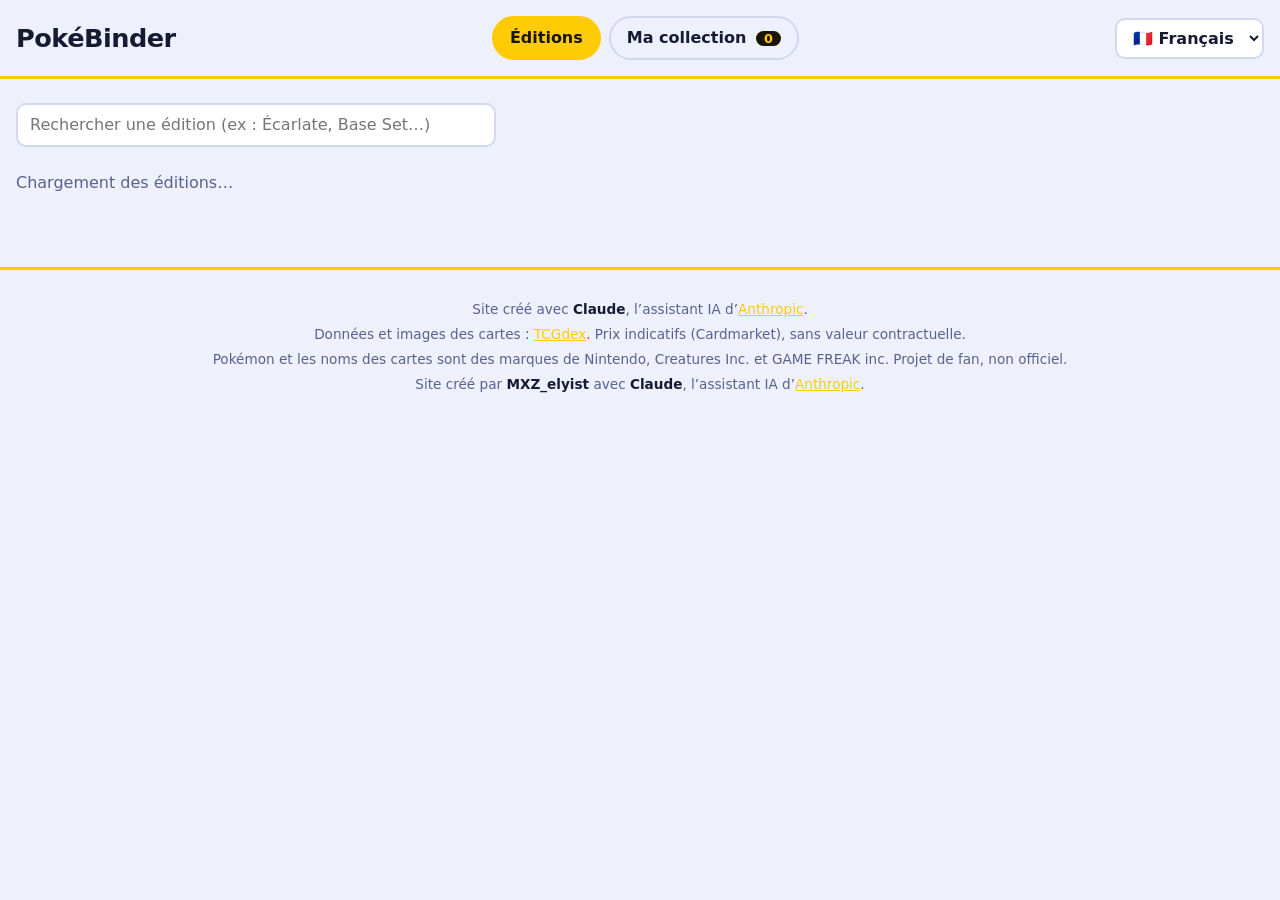
<file: pokemon/index.html>
<!doctype html>
<html lang="fr">
  <head>
    <meta charset="UTF-8" />
    <meta name="viewport" content="width=device-width, initial-scale=1" />
    <title>PokéBinder – Éditions & collection</title>
    <link rel="stylesheet" href="style.css" />
  </head>
  <body>
    <header class="top">
      <h1>PokéBinder</h1>
      <nav>
        <button data-view="sets" class="on">Éditions</button>
        <button data-view="col">
          Ma collection <span id="count" class="pill">0</span>
        </button>
      </nav>
      <select id="lang" aria-label="Langue des cartes">
        <option value="fr">🇫🇷 Français</option>
        <option value="en">🇬🇧 English</option>
        <option value="ja">🇯🇵 日本語</option>
        <option value="it">🇮🇹 Italiano</option>
      </select>
    </header>

    <main>
      <!-- Vue 1 : liste des éditions -->
      <section id="v-sets">
        <input
          id="setSearch"
          type="search"
          placeholder="Rechercher une édition (ex : Écarlate, Base Set…)"
        />
        <p id="setStatus" class="status">Chargement des éditions…</p>
        <div id="setList"></div>
      </section>

      <!-- Vue 2 : cartes d'une édition -->
      <section id="v-cards" hidden>
        <button id="back" class="ghost">← Toutes les éditions</button>
        <div class="head">
          <img id="setLogo" alt="" />
          <div>
            <h2 id="setName"></h2>
            <p id="setMeta"></p>
          </div>
        </div>
        <input
          id="cardSearch"
          type="search"
          placeholder="Filtrer par nom ou numéro"
        />
        <p id="cardStatus" class="status"></p>
        <div id="cardList" class="grid"></div>
      </section>

      <!-- Vue 3 : ma collection -->
      <section id="v-col" hidden>
        <div class="bar">
          <input
            id="colSearch"
            type="search"
            placeholder="Rechercher dans ma collection"
          />
          <button id="addCustom">+ Ajouter une carte</button>
          <button id="exp" class="ghost">Exporter</button>
          <label class="btn ghost"
            >Importer<input id="imp" type="file" accept=".json" hidden
          /></label>
        </div>
        <p id="stats" class="status"></p>
        <div id="colList" class="grid"></div>
      </section>
    </main>

    <!-- Détail d'une carte -->
    <dialog id="dCard">
      <form method="dialog">
        <button class="x" aria-label="Fermer">✕</button>
      </form>
      <div class="split">
        <img id="bigImg" alt="" />
        <div>
          <h3 id="bigName"></h3>
          <p id="bigInfo"></p>
          <label
            >État
            <select id="bigCond">
              <option>Neuf</option>
              <option>Quasi neuf</option>
              <option>Excellent</option>
              <option>Bon</option>
              <option>Joué</option>
              <option>Abîmé</option>
            </select>
          </label>
          <label
            >Quantité <input id="bigQty" type="number" min="1" value="1"
          /></label>
          <label
            >Prix (€)
            <input id="bigPrice" type="number" min="0" step="0.01"
          /></label>
          <label
            >Notes <input id="bigNote" placeholder="Holo, gradée PSA 9…"
          /></label>
          <button id="bigAdd">Ajouter à ma collection</button>
        </div>
      </div>
    </dialog>

    <!-- Ajout d'une carte perso -->
    <dialog id="dCustom">
      <form method="dialog">
        <button class="x" aria-label="Fermer">✕</button>
      </form>
      <h3>Nouvelle carte</h3>
      <div class="fields">
        <label class="wide"
          >Langue de la carte
          <select id="cLang">
            <option value="fr">🇫🇷 Français</option>
            <option value="en">🇬🇧 English</option>
            <option value="ja">🇯🇵 日本語</option>
            <option value="it">🇮🇹 Italiano</option>
          </select>
        </label>
        <label class="wide"
          >Partir d'une carte existante
          <input
            id="cSearch"
            type="search"
            placeholder="Nom d'une carte (ex : Pikachu)"
          />
        </label>
        <div id="cResults" class="wide picks"></div>
        <img id="cPreview" class="wide preview" alt="" hidden />
        <label>Nom * <input id="cName" /></label>
        <label>Édition <input id="cSet" /></label>
        <label>Numéro <input id="cNum" placeholder="12/102" /></label>
        <label
          >État
          <select id="cCond">
            <option>Neuf</option>
            <option>Quasi neuf</option>
            <option>Excellent</option>
            <option>Bon</option>
            <option>Joué</option>
            <option>Abîmé</option>
          </select>
        </label>
        <label
          >Quantité <input id="cQty" type="number" min="1" value="1"
        /></label>
        <label
          >Prix estimé (€) <input id="cPrice" type="number" min="0" step="0.01"
        /></label>
        <label class="wide"
          >Photo <input id="cImg" type="file" accept="image/*"
        /></label>
        <label class="wide"
          >Notes <input id="cNote" placeholder="Holo, édition 1, gradée PSA 9…"
        /></label>
      </div>
      <button id="cSave">Enregistrer la carte</button>
    </dialog>

    <footer class="foot">
      <p>
        Site créé avec <b>Claude</b>, l’assistant IA d’<a href="https://www.anthropic.com" target="_blank" rel="noopener">Anthropic</a>.
      </p>
      <p>
        Données et images des cartes : <a href="https://tcgdex.dev" target="_blank" rel="noopener">TCGdex</a>.
        Prix indicatifs (Cardmarket), sans valeur contractuelle.
      </p>
      <p>
        Pokémon et les noms des cartes sont des marques de Nintendo, Creatures Inc. et GAME FREAK inc.
        Projet de fan, non officiel.
      </p>
      <p>
      Site créé par <b>MXZ_elyist</b> avec <b>Claude</b>, l’assistant IA d’<a href="https://www.anthropic.com" target="_blank" rel="noopener">Anthropic</a>.
      </p>
    </footer>

    <div id="toast" role="status"></div>
    <script src="app.js"></script>
  </body>
</html>
</file>
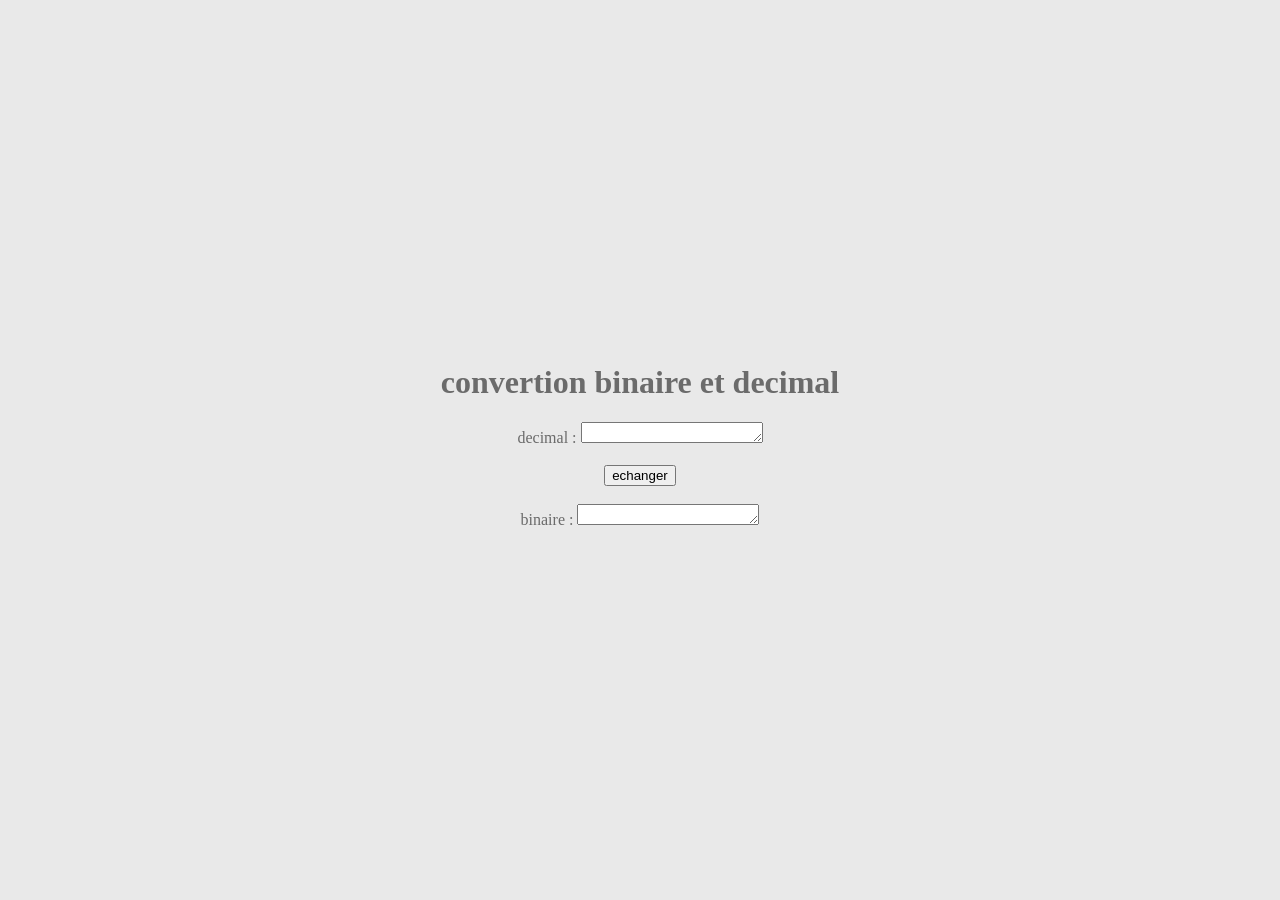
<file: convertionFinal/convertionFinal/versionFinale_bin.html>
<!DOCTYPE html>
<html lang="fr">
<head>
    <meta charset="UTF-8">
    <meta name="viewport" content="width=device-width, initial-scale=1.0">
    <title>Document</title>
    <link rel="stylesheet" href="versionFinal.css">
    <script src="versionFinal_bin.js" defer></script>
</head>
<body>
    <h1>convertion binaire et decimal</h1>
    <div>
    <label for="nb1" id="lbl_nb1">decimal : </label>
    <textarea name="nb1" id="nb1" rows="1"></textarea>
    </div>
    <br>
    <!-- <button id="convertir">convertir</button> -->
    <button id="echange">echanger</button>
    <br>    
    <div>
    <label for="nb2" id="lbl_nb2">binaire : </label>
    <textarea name="nb2" id="nb2" readonly rows="1"></textarea>
    </div>
</body>
</html>
</file>
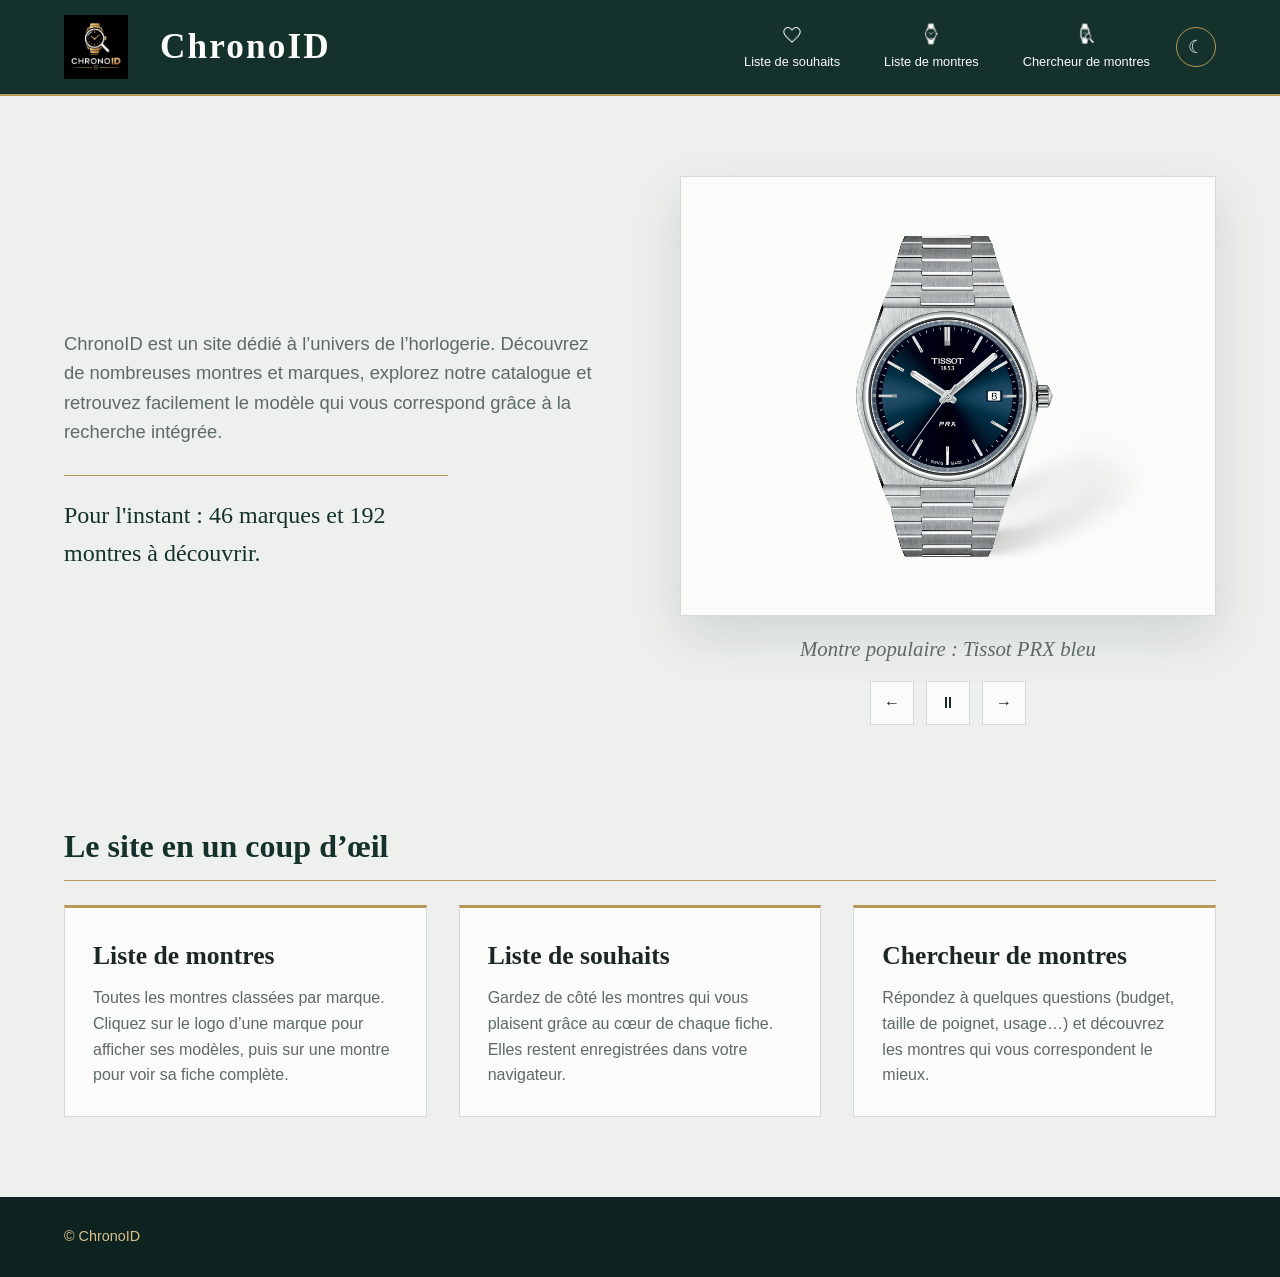
<file: site-montre/html/accueil.html>
<!DOCTYPE html>
<html lang="fr">
 
<head>
    <meta charset="UTF-8">
    <meta name="viewport" content="width=device-width, initial-scale=1.0">
    <title>Accueil | ChronoID</title>
    <link rel="stylesheet" href="../css/style.css">
    <script src="../js/script.js" defer></script>
</head>
 
<body>
    <header>
        <a href="accueil.html" id="logo"><img src="../img/logo.png" alt="Logo ChronoID"></a>
        <h1 id="title">ChronoID</h1>
        <button type="button" id="burger" aria-label="Ouvrir le menu" aria-expanded="false" aria-controls="menu">☰</button>
        <nav id="menu">
            <a href="liste-souhait.html"><img src="../img/liste-de-souhait-blanc.png" alt=""><span>Liste de souhaits</span><b class="badge" id="compteur-coeurs" data-vide="true">0</b></a>
            <a href="liste-montre.html"><img src="../img/liste-montre-blanc.png" alt=""><span>Liste de montres</span></a>
            <a href="recherche-montre.html"><img src="../img/recherche-montre-blanc.png" alt=""><span>Chercheur de montres</span></a>
            <button type="button" id="theme" aria-label="Passer en mode sombre">☾</button>
        </nav>
    </header>
 
    <main id="accueil">
        <div class="hero">
            <section>
                <p class="intro">ChronoID est un site dédié à l’univers de l’horlogerie. Découvrez de nombreuses montres et marques, explorez notre catalogue et retrouvez facilement le modèle qui vous correspond grâce à la recherche intégrée.</p>
                <p id="stats"></p>
            </section>
            <figure>
                <img id="montre" src="../img/tissot/prx-bleu.webp" alt="Tissot PRX bleu">
                <figcaption id="legende" aria-live="off">Montre populaire : Tissot PRX bleu</figcaption>
                <div class="carrousel-ctrl">
                    <button type="button" id="prec" aria-label="Montre précédente">←</button>
                    <button type="button" id="pause" aria-label="Mettre en pause">⏸</button>
                    <button type="button" id="suiv" aria-label="Montre suivante">→</button>
                </div>
            </figure>
        </div>
 
        <section class="apercu">
            <h2>Le site en un coup d’œil</h2>
            <div class="blocs">
                <a class="bloc" href="liste-montre.html">
                    <h3>Liste de montres</h3>
                    <p>Toutes les montres classées par marque. Cliquez sur le logo d’une marque pour afficher ses modèles, puis sur une montre pour voir sa fiche complète.</p>
                </a>
                <a class="bloc" href="liste-souhait.html">
                    <h3>Liste de souhaits</h3>
                    <p>Gardez de côté les montres qui vous plaisent grâce au cœur de chaque fiche. Elles restent enregistrées dans votre navigateur.</p>
                </a>
                <a class="bloc" href="recherche-montre.html">
                    <h3>Chercheur de montres</h3>
                    <p>Répondez à quelques questions (budget, taille de poignet, usage…) et découvrez les montres qui vous correspondent le mieux.</p>
                </a>
            </div>
        </section>
    </main>
 
    <footer>
        <p>&copy; ChronoID</p>
    </footer>
</body>
 
</html>
</file>
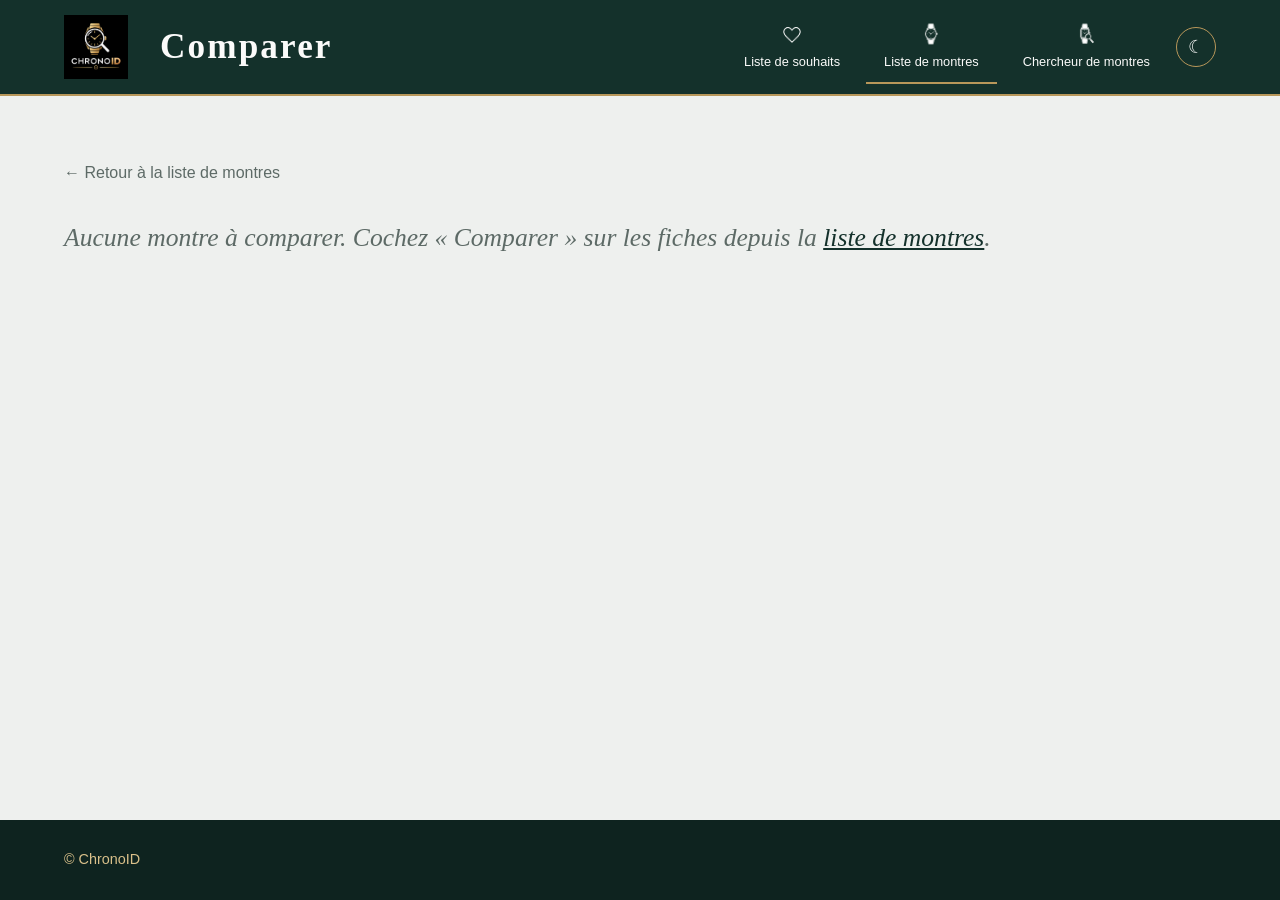
<file: site-montre/html/comparer.html>
<!DOCTYPE html>
<html lang="fr">

<head>
    <meta charset="UTF-8">
    <meta name="viewport" content="width=device-width, initial-scale=1.0">
    <title>Comparer | ChronoID</title>
    <link rel="stylesheet" href="../css/style.css">
    <script src="../js/script.js" defer></script>
</head>

<body>
    <header>
        <a href="accueil.html" id="logo"><img src="../img/logo.png" alt="Logo ChronoID"></a>
        <h1 id="title">Comparer</h1>
        <button type="button" id="burger" aria-label="Ouvrir le menu" aria-expanded="false" aria-controls="menu">☰</button>
        <nav id="menu">
            <a href="liste-souhait.html"><img src="../img/liste-de-souhait-blanc.png" alt=""><span>Liste de souhaits</span><b class="badge" id="compteur-coeurs" data-vide="true">0</b></a>
            <a href="liste-montre.html" aria-current="page"><img src="../img/liste-montre-blanc.png" alt=""><span>Liste de montres</span></a>
            <a href="recherche-montre.html"><img src="../img/recherche-montre-blanc.png" alt=""><span>Chercheur de montres</span></a>
            <button type="button" id="theme" aria-label="Passer en mode sombre">☾</button>
        </nav>
    </header>

    <main class="page">
        <a class="retour" href="liste-montre.html">← Retour à la liste de montres</a>
        <div id="comparaison" class="tableau-comparaison"></div>
        <p id="vide-comparer" class="vide" hidden>Aucune montre à comparer. Cochez « Comparer » sur les fiches depuis la <a href="liste-montre.html">liste de montres</a>.</p>
    </main>

    <footer>
        <p>&copy; ChronoID</p>
    </footer>
</body>

</html>
</file>
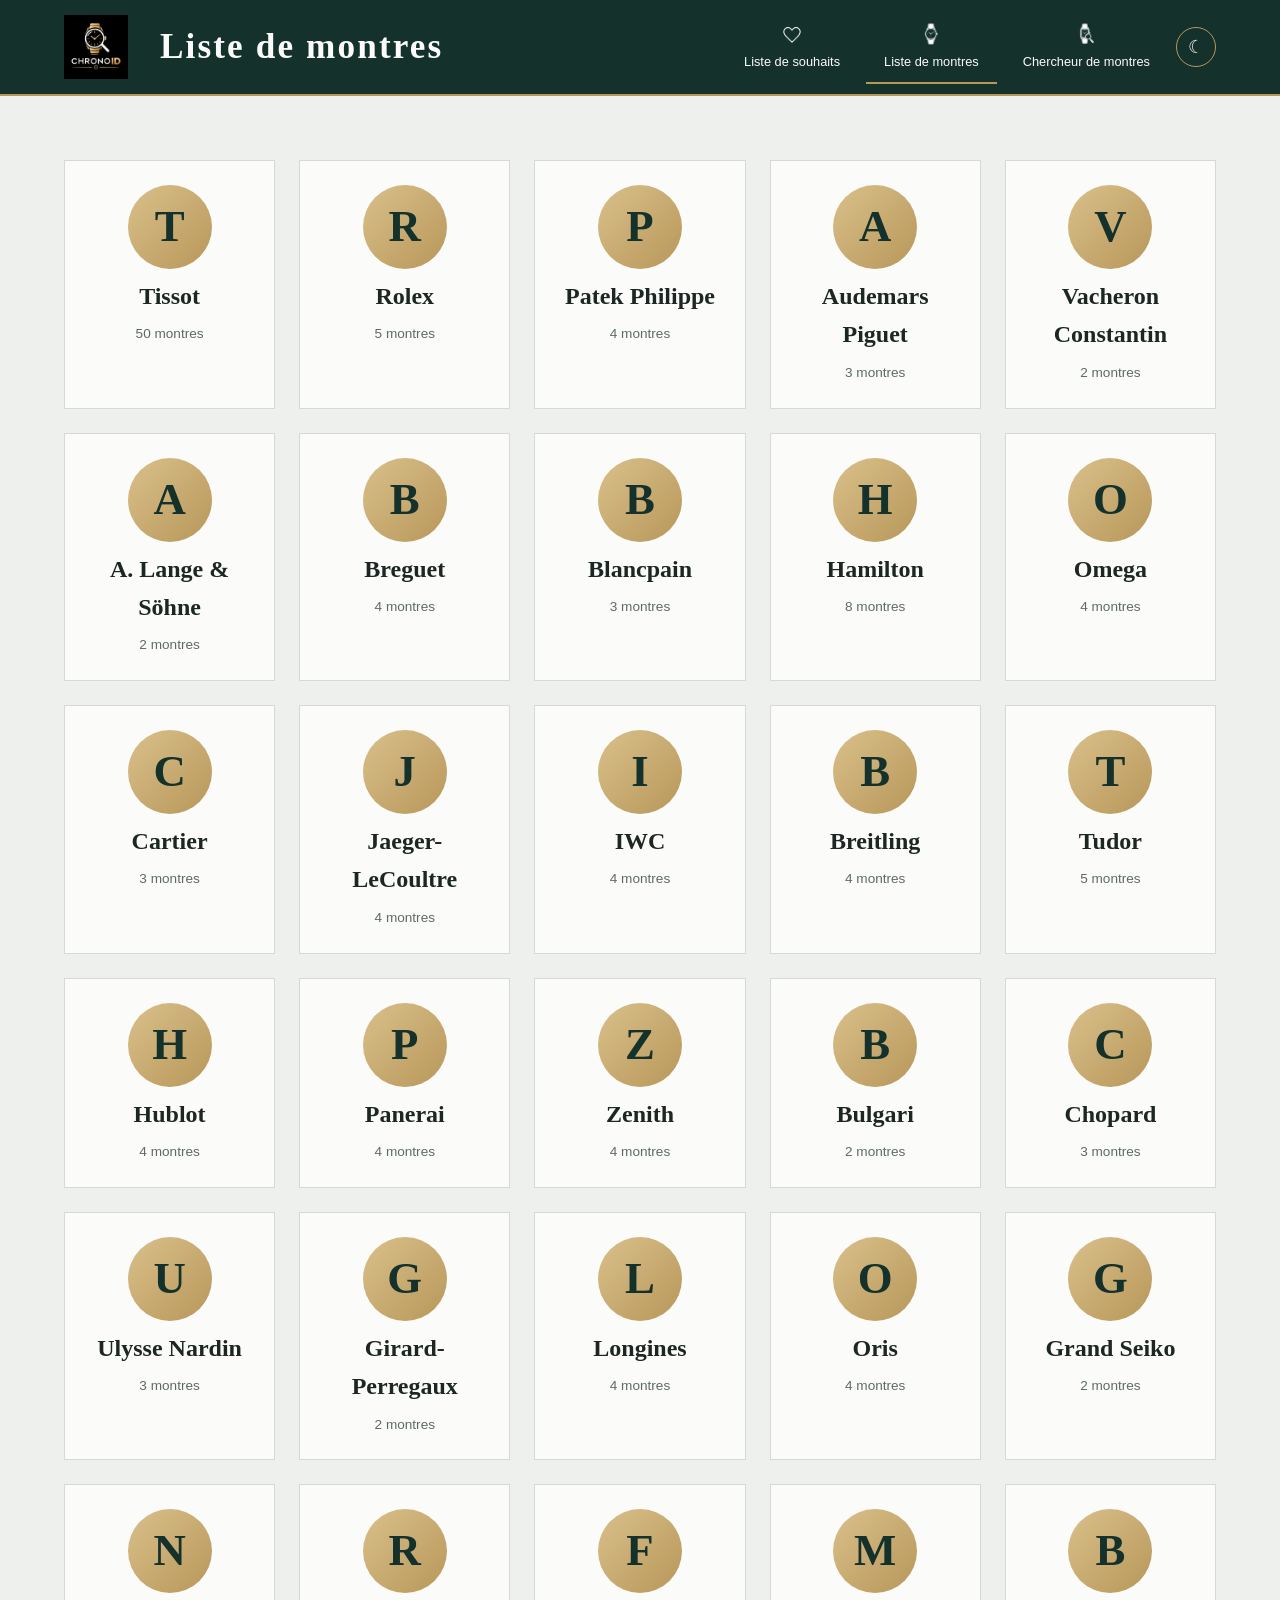
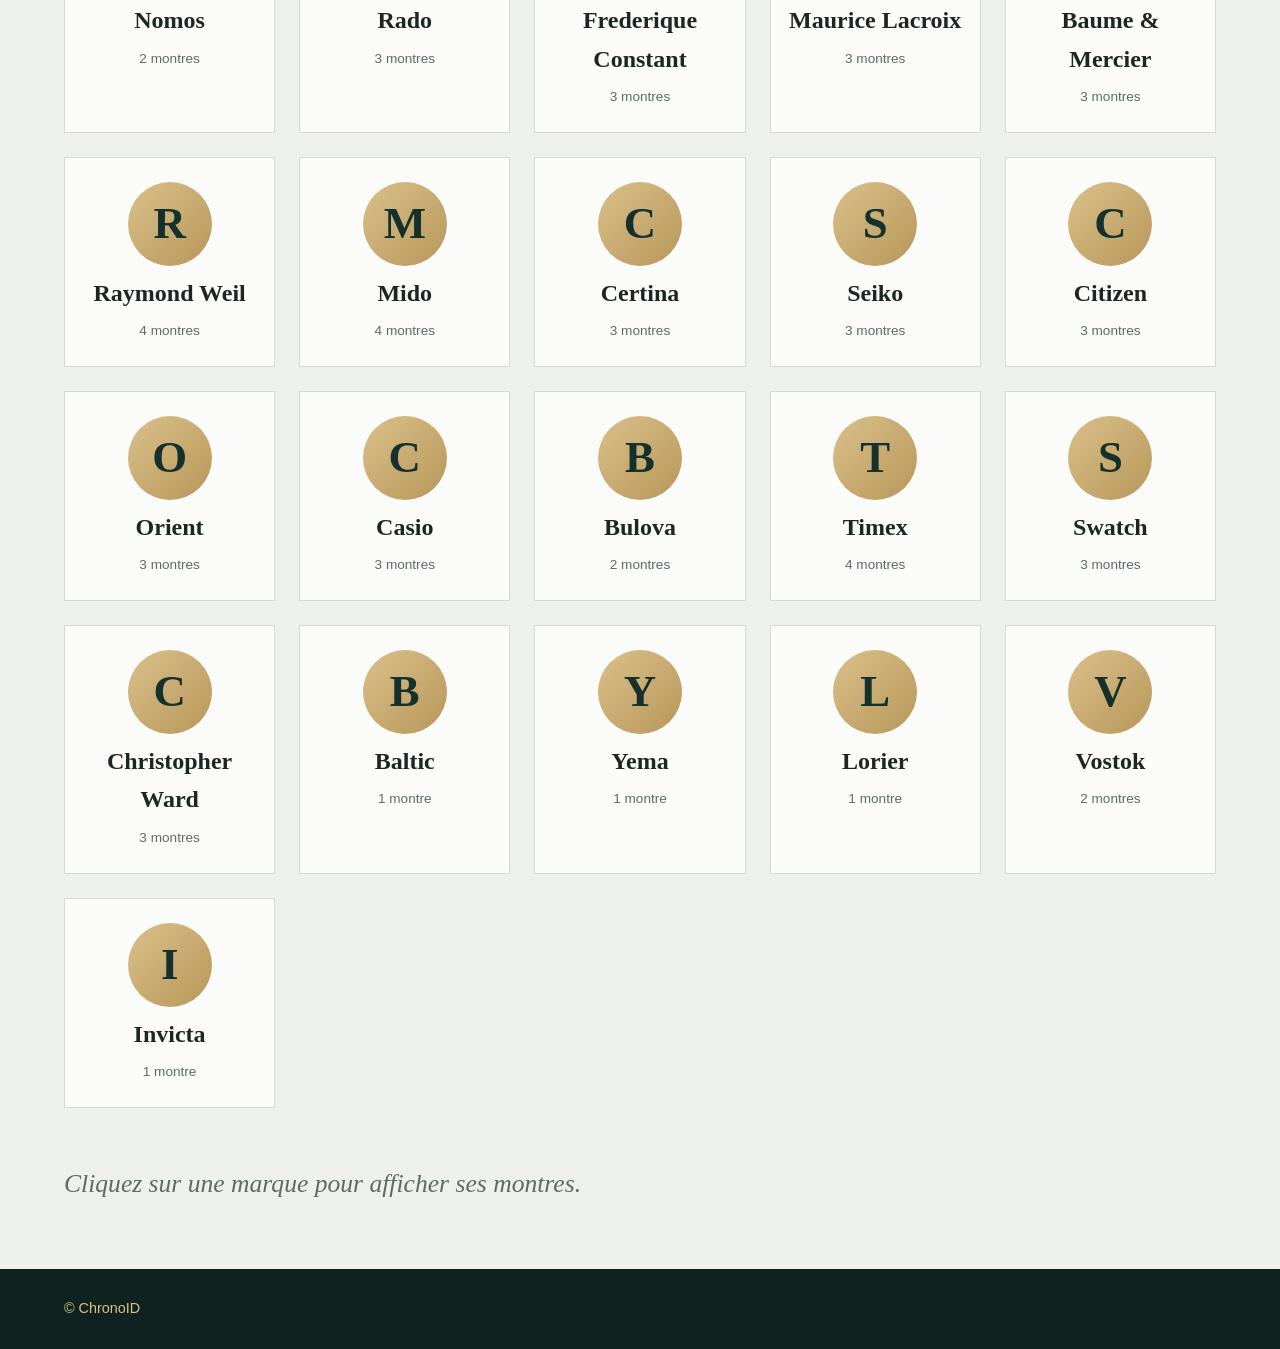
<file: site-montre/html/liste-montre.html>
<!DOCTYPE html>
<html lang="fr">
 
<head>
    <meta charset="UTF-8">
    <meta name="viewport" content="width=device-width, initial-scale=1.0">
    <title>Liste de montres | ChronoID</title>
    <link rel="stylesheet" href="../css/style.css">
    <script src="../js/script.js" defer></script>
</head>
 
<body>
    <header>
        <a href="accueil.html" id="logo"><img src="../img/logo.png" alt="Logo ChronoID"></a>
        <h1 id="title">Liste de montres</h1>
        <button type="button" id="burger" aria-label="Ouvrir le menu" aria-expanded="false" aria-controls="menu">☰</button>
        <nav id="menu">
            <a href="liste-souhait.html"><img src="../img/liste-de-souhait-blanc.png" alt=""><span>Liste de souhaits</span><b class="badge" id="compteur-coeurs" data-vide="true">0</b></a>
            <a href="liste-montre.html" aria-current="page"><img src="../img/liste-montre-blanc.png" alt=""><span>Liste de montres</span></a>
            <a href="recherche-montre.html"><img src="../img/recherche-montre-blanc.png" alt=""><span>Chercheur de montres</span></a>
            <button type="button" id="theme" aria-label="Passer en mode sombre">☾</button>
        </nav>
    </header>
 
    <main id="list-montre">
        <div id="marques"></div>
        <section id="liste-montre" aria-live="polite"></section>
    </main>
 
    <footer>
        <p>&copy; ChronoID</p>
    </footer>
</body>
 
</html>
</file>
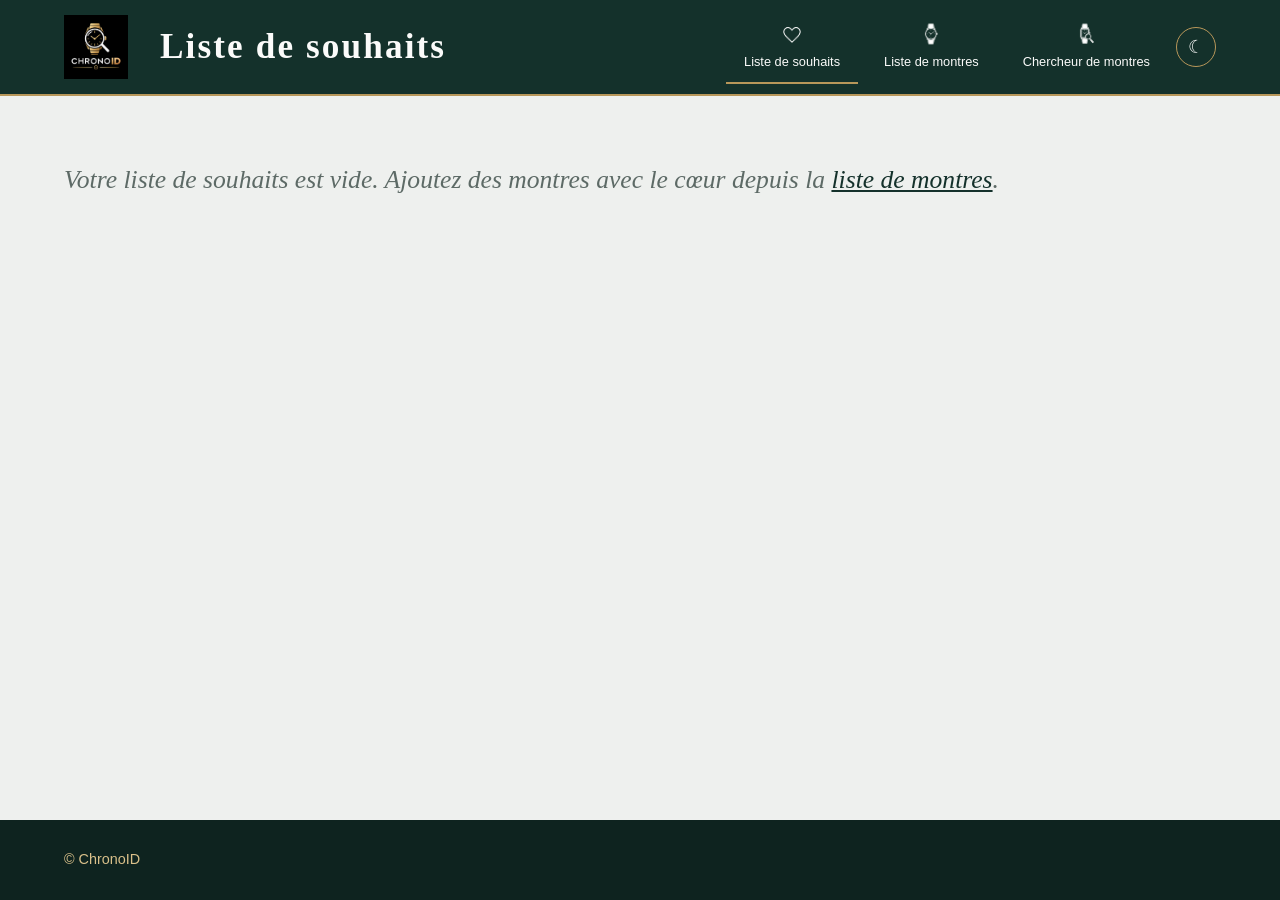
<file: site-montre/html/liste-souhait.html>
<!DOCTYPE html>
<html lang="fr">
 
<head>
    <meta charset="UTF-8">
    <meta name="viewport" content="width=device-width, initial-scale=1.0">
    <title>Liste de souhaits | ChronoID</title>
    <link rel="stylesheet" href="../css/style.css">
    <script src="../js/script.js" defer></script>
</head>
 
<body>
    <header>
        <a href="accueil.html" id="logo"><img src="../img/logo.png" alt="Logo ChronoID"></a>
        <h1 id="title">Liste de souhaits</h1>
        <button type="button" id="burger" aria-label="Ouvrir le menu" aria-expanded="false" aria-controls="menu">☰</button>
        <nav id="menu">
            <a href="liste-souhait.html" aria-current="page"><img src="../img/liste-de-souhait-blanc.png" alt=""><span>Liste de souhaits</span><b class="badge" id="compteur-coeurs" data-vide="true">0</b></a>
            <a href="liste-montre.html"><img src="../img/liste-montre-blanc.png" alt=""><span>Liste de montres</span></a>
            <a href="recherche-montre.html"><img src="../img/recherche-montre-blanc.png" alt=""><span>Chercheur de montres</span></a>
            <button type="button" id="theme" aria-label="Passer en mode sombre">☾</button>
        </nav>
    </header>
 
    <main class="page">
        <div id="resume" hidden>
            <p id="total"></p>
            <button type="button" id="vider" class="btn-sec">Tout vider</button>
        </div>
        <div id="souhaits" class="montres-marque"></div>
        <p id="vide" class="vide" hidden>Votre liste de souhaits est vide. Ajoutez des montres avec le cœur depuis la <a href="liste-montre.html">liste de montres</a>.</p>
    </main>
 
    <footer>
        <p>&copy; ChronoID</p>
    </footer>
</body>
 
</html>
</file>
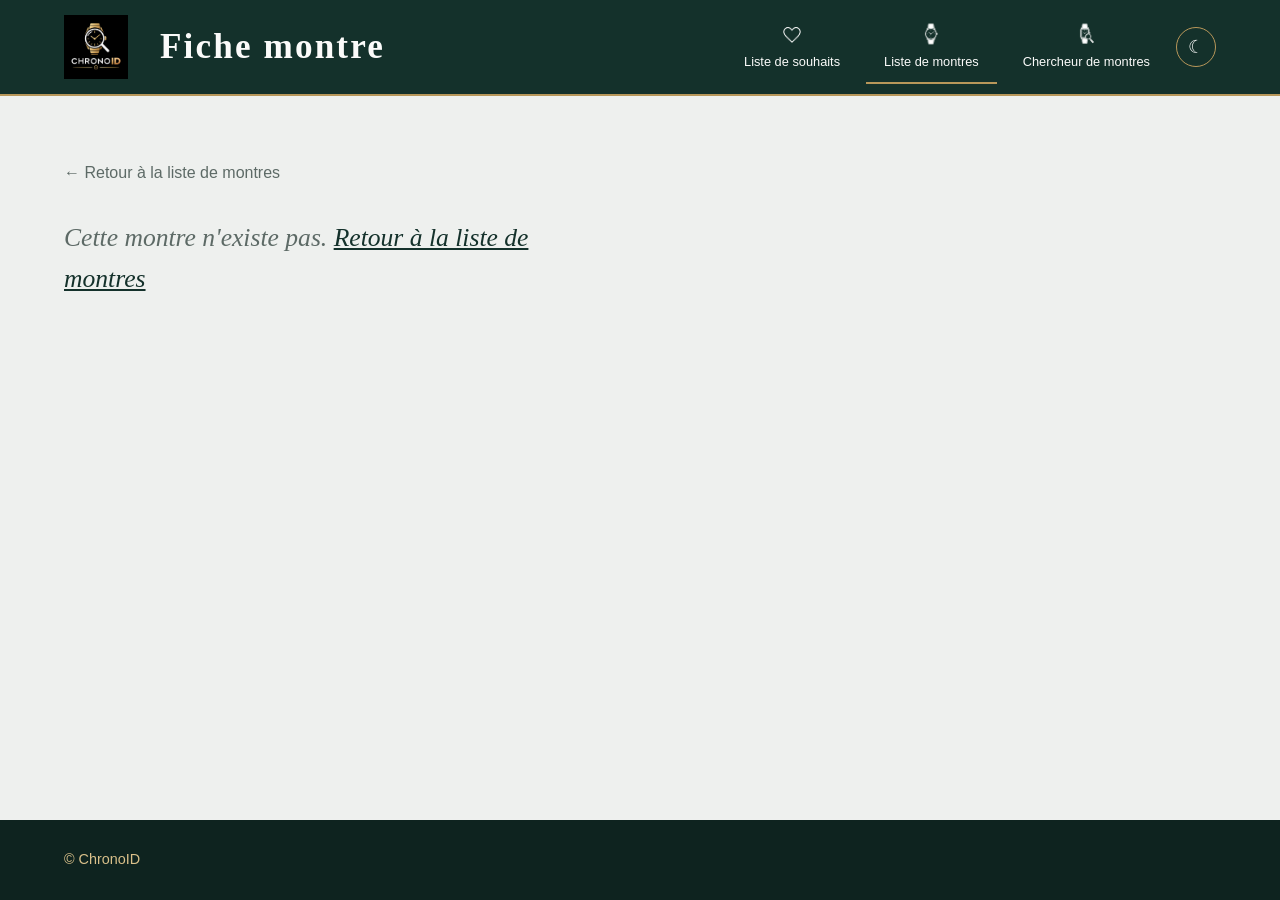
<file: site-montre/html/montre.html>
<!DOCTYPE html>
<html lang="fr">

<head>
    <meta charset="UTF-8">
    <meta name="viewport" content="width=device-width, initial-scale=1.0">
    <title>Fiche montre | ChronoID</title>
    <link rel="stylesheet" href="../css/style.css">
    <script src="../js/script.js" defer></script>
</head>

<body>
    <header>
        <a href="accueil.html" id="logo"><img src="../img/logo.png" alt="Logo ChronoID"></a>
        <h1 id="title">Fiche montre</h1>
        <button type="button" id="burger" aria-label="Ouvrir le menu" aria-expanded="false" aria-controls="menu">☰</button>
        <nav id="menu">
            <a href="liste-souhait.html"><img src="../img/liste-de-souhait-blanc.png" alt=""><span>Liste de souhaits</span><b class="badge" id="compteur-coeurs" data-vide="true">0</b></a>
            <a href="liste-montre.html" aria-current="page"><img src="../img/liste-montre-blanc.png" alt=""><span>Liste de montres</span></a>
            <a href="recherche-montre.html"><img src="../img/recherche-montre-blanc.png" alt=""><span>Chercheur de montres</span></a>
            <button type="button" id="theme" aria-label="Passer en mode sombre">☾</button>
        </nav>
    </header>

    <main class="page">
        <a class="retour" href="liste-montre.html">← Retour à la liste de montres</a>
        <section id="detail" class="detail" aria-live="polite"></section>
    </main>

    <footer>
        <p>&copy; ChronoID</p>
    </footer>
</body>

</html>
</file>
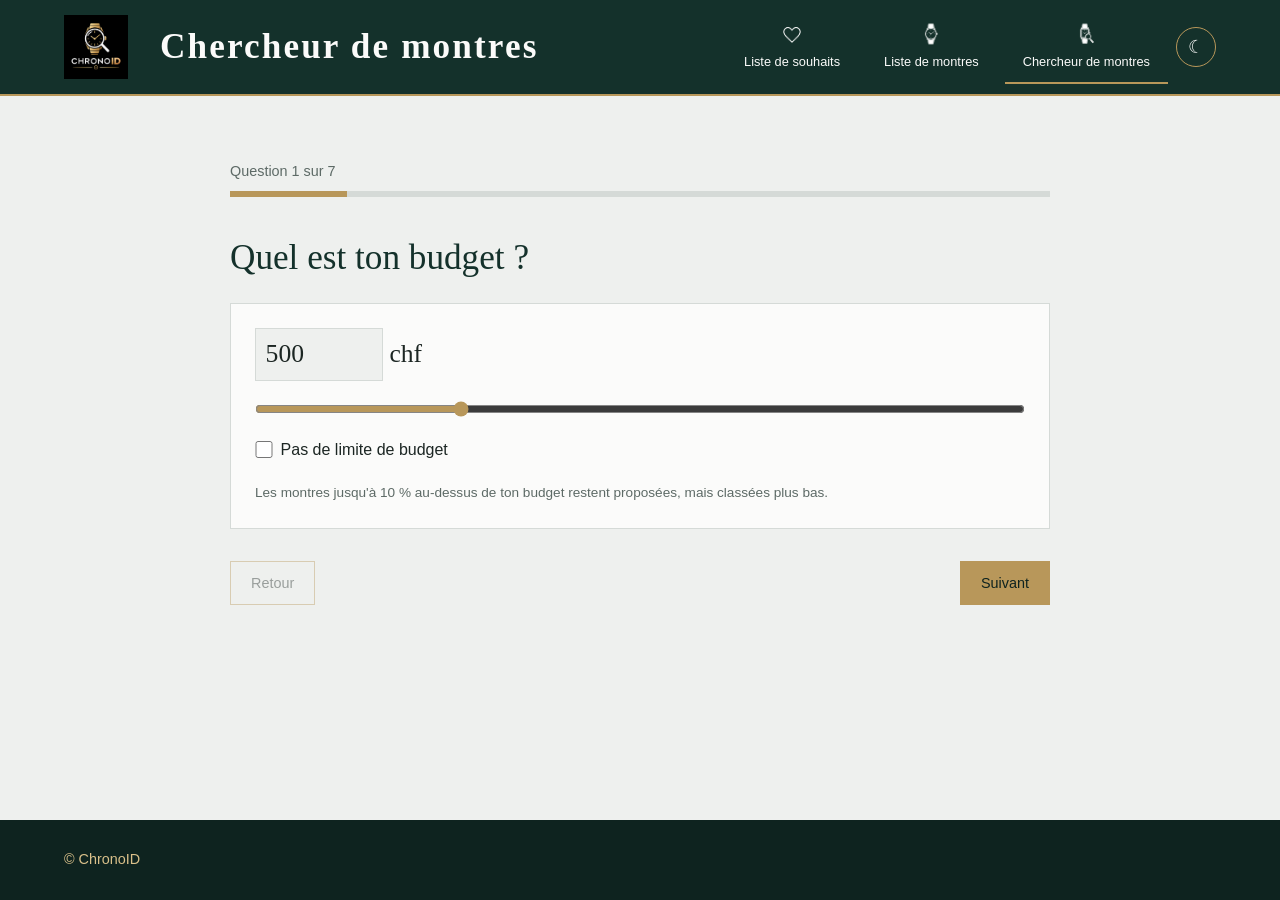
<file: site-montre/html/recherche-montre.html>
<!DOCTYPE html>
<html lang="fr">
 
<head>
    <meta charset="UTF-8">
    <meta name="viewport" content="width=device-width, initial-scale=1.0">
    <title>Chercheur de montres | ChronoID</title>
    <link rel="stylesheet" href="../css/style.css">
    <script src="../js/script.js" defer></script>
</head>
 
<body>
    <header>
        <a href="accueil.html" id="logo"><img src="../img/logo.png" alt="Logo ChronoID"></a>
        <h1 id="title">Chercheur de montres</h1>
        <button type="button" id="burger" aria-label="Ouvrir le menu" aria-expanded="false" aria-controls="menu">☰</button>
        <nav id="menu">
            <a href="liste-souhait.html"><img src="../img/liste-de-souhait-blanc.png" alt=""><span>Liste de souhaits</span><b class="badge" id="compteur-coeurs" data-vide="true">0</b></a>
            <a href="liste-montre.html"><img src="../img/liste-montre-blanc.png" alt=""><span>Liste de montres</span></a>
            <a href="recherche-montre.html" aria-current="page"><img src="../img/recherche-montre-blanc.png" alt=""><span>Chercheur de montres</span></a>
            <button type="button" id="theme" aria-label="Passer en mode sombre">☾</button>
        </nav>
    </header>
 
    <main class="page">
        <section id="quiz" aria-label="Quiz pour trouver ta montre"></section>
        <section id="resultats" hidden></section>
    </main>
 
    <footer>
        <p>&copy; ChronoID</p>
    </footer>
</body>
 
</html>
</file>
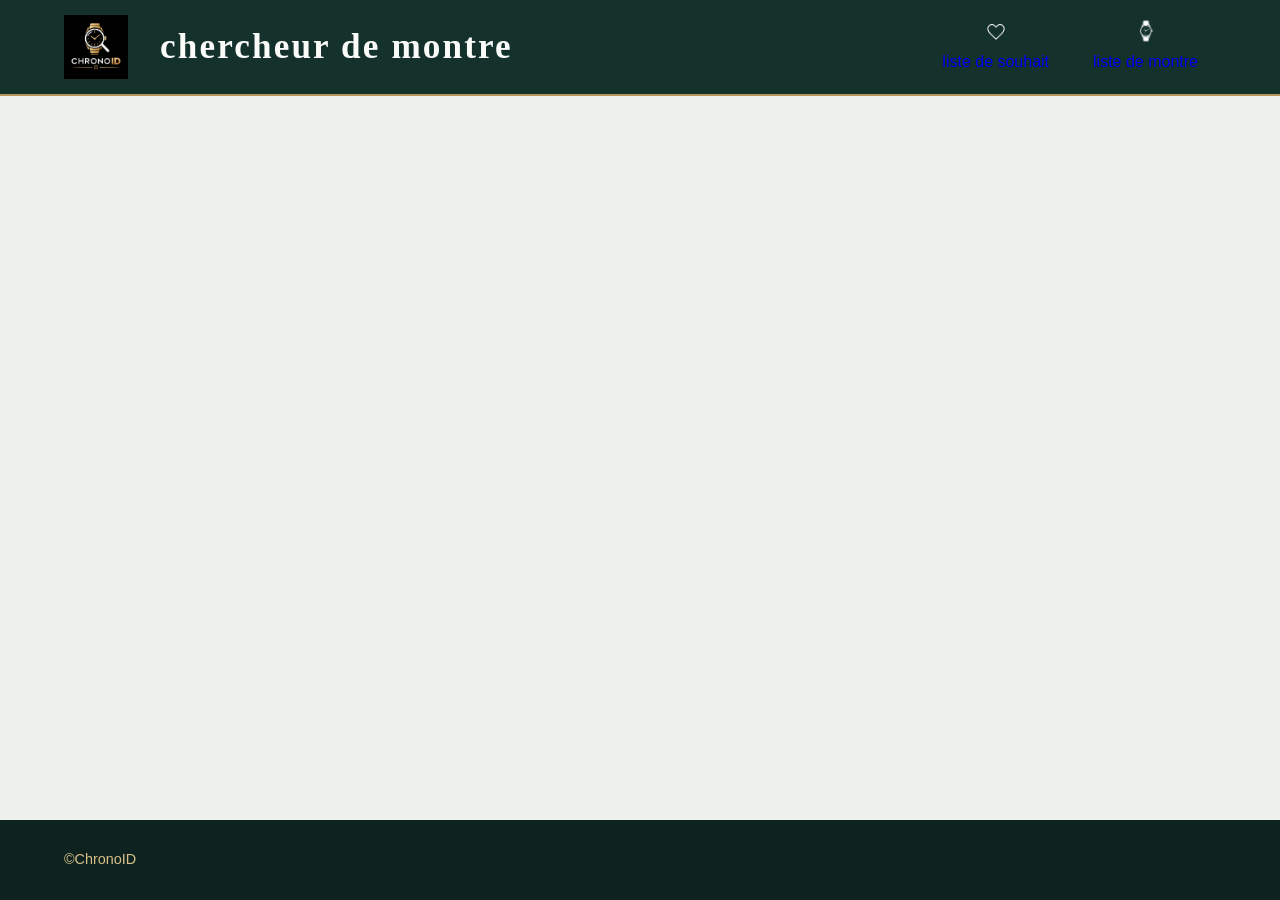
<file: site-montre/html/recherche.montre.html>
<!DOCTYPE html>
<html lang="fr">

<head>
    <meta charset="UTF-8">
    <meta name="viewport" content="width=device-width, initial-scale=1.0">
    <title>acceuile montre</title>
    <link rel="stylesheet" href="../css/style.css">
</head>

<body>
    <header>
        <a href="acceuille.html" id="logo"><img src="../img/logo.png" alt="Logo ChronoID"></a>
        <h1 id="title">chercheur de montre</h1>
        <nav>
            <a href="liste-souhait.html"><img src="../img/liste-de-souhait-blanc.png" alt="liste de souhait"><p>liste de souhait</p></a>
            <a href="liste-montre.html"><img src="../img/liste-montre-blanc.png" alt="liste de montre"><p>liste de montre</p></a>
        </nav>
    </header>
    <main>

    </main>
    <footer>
        &copyChronoID
        <nav>
            
        </nav>
    </footer>
</body>

</html>
</file>
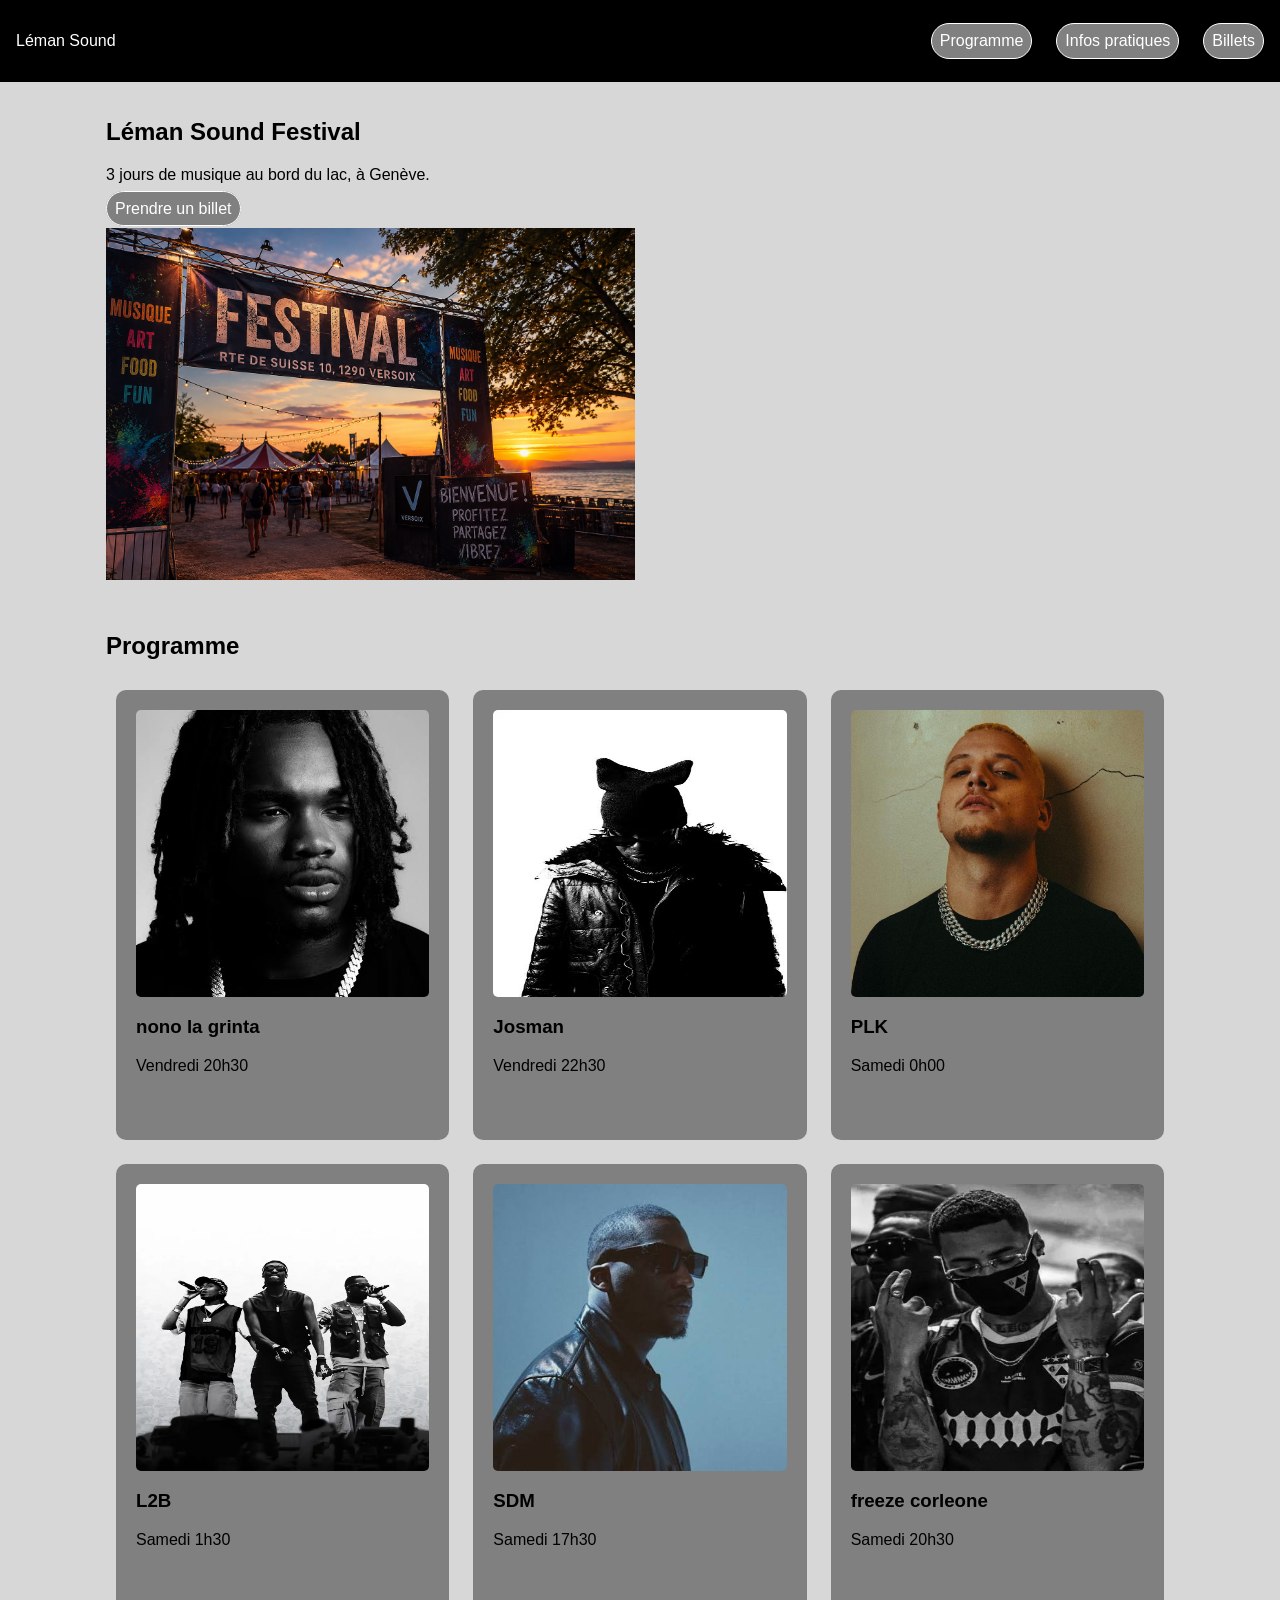
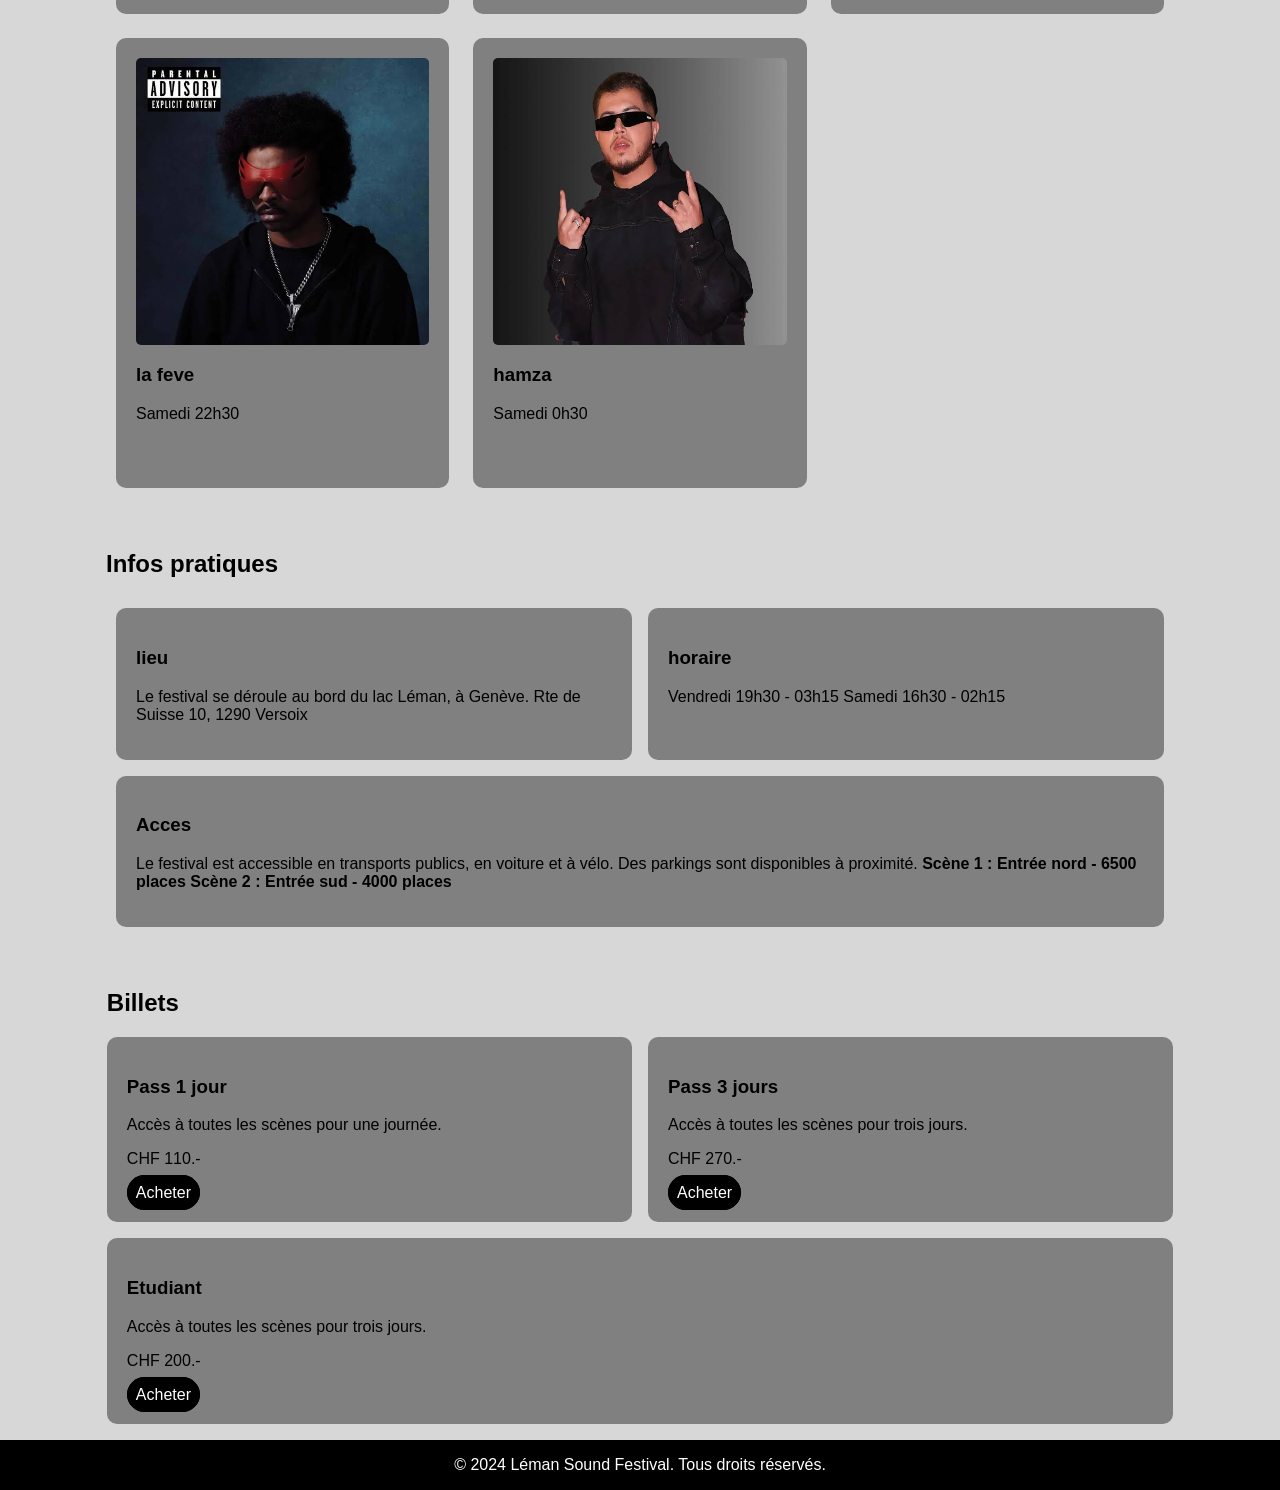
<file: tp_festival/tp_festival/tp_5.html>
<!doctype html>
<html lang="en">
  <head>
    <meta charset="UTF-8" />
    <meta name="viewport" content="width=device-width, initial-scale=1.0" />
    <title>Document</title>
    <link rel="stylesheet" href="tp_5.css" />
  </head>
  <body>
    <header class="entete">
      <p class="logo">Léman Sound</p>
      <nav class="menu">
        <a href="#programme">Programme</a>
        <a href="#infos">Infos pratiques</a>
        <a href="#billets">Billets</a>
      </nav>
    </header>
    <section class="hero">
      <div class="hero-texte">
        <h1>Léman Sound Festival</h1>
        <p>3 jours de musique au bord du lac, à Genève.</p>
        <a href="#billets" class="bouton">Prendre un billet</a>
      </div>
      <br>

      <img src="images/hero.png" alt="Scène du festival" class="hero-image" />
    </section>
    <section id="programme" class="programme">
      <h2>Programme</h2>
      <div class="cartes">
        <article class="carte">
          <img src="images/nono_la_grinta.jpg" alt="nono la grinta" />
          <h3>nono la grinta</h3>
          <p>Vendredi 20h30</p>
        </article>
        
        <article class="carte">
          <img src="images/josman.jpg" alt="Josman" />
          <h3>Josman</h3>
          <p>Vendredi 22h30</p>
        </article>
        <article class="carte">
          <img src="images/plk.jpg" alt="PLK" />
          <h3>PLK</h3>
          <p>Samedi 0h00</p>
        </article>
        <article class="carte">
          <img src="images/l2b.jpg" alt="L2B" />
          <h3>L2B</h3>
          <p>Samedi 1h30</p>
        </article>
        <article class="carte">
          <img src="images/sdm.jpg" alt="SDM" />
          <h3>SDM</h3>
          <p>Samedi 17h30</p>
        </article>
        <article class="carte">
          <img src="images/freeze-corleone.png" alt="freeze corleone" />
          <h3>freeze corleone</h3>
          <p>Samedi 20h30</p>
        </article>
        <article class="carte">
          <img src="images/la_feve.jpg" alt="la feve" />
          <h3>la feve</h3>
          <p>Samedi 22h30</p>
        </article>
        <article class="carte">
          <img src="images/hamza.jpg" alt="hamza" />
          <h3>hamza</h3>
          <p>Samedi 0h30</p>
        </article>
      </div>
    </section>
    <section id="infos" class="infos">
      <h2>Infos pratiques</h2>
      <div class="infos-blocs">
        <div class="bloc">
            <h3>lieu</h3>
            <p>
                Le festival se déroule au bord du lac Léman, à Genève.
                Rte de Suisse 10, 1290 Versoix
            </p>
        </div>
        <div class="bloc">
            <h3>horaire</h3>
            <p>
                Vendredi 19h30 - 03h15
                Samedi 16h30 - 02h15
            </p>
        </div>
        <div class="bloc">
            <h3>Acces</h3>
            <p>
                Le festival est accessible en transports publics, en voiture et à vélo.
                Des parkings sont disponibles à proximité.
                <b>Scène 1 : Entrée nord - 6500 places</b>
                <b>Scène 2 : Entrée sud - 4000 places</b>
            </p>
        </div>
        
      </div>
    </section>
    <section id="billets" class="billets">
      <h2>Billets</h2>
      <div class="offres">
        <div class="offre">
            <h3>Pass 1 jour</h3>
            <p>Accès à toutes les scènes pour une journée.</p>
            <p class="prix">CHF 110.-</p>
            <a href="https://devmob.ictge.ch/~granger/tp_festival/form.php" class="bouton">Acheter</a>
        </div>
        <div class="offre" class="populaire">
            <h3>Pass 3 jours</h3>
            <p>Accès à toutes les scènes pour trois jours.</p>
            <p class="prix">CHF 270.-</p>
            <a href="https://devmob.ictge.ch/~granger/tp_festival/form.php" class="bouton">Acheter</a>
        </div>
        <div class="offre">
            <h3>Etudiant</h3>
            <p>Accès à toutes les scènes pour trois jours.</p>
            <p class="prix">CHF 200.-</p>
            <a href="https://devmob.ictge.ch/~granger/tp_festival/form.php" class="bouton">Acheter</a>
        </div>
        
      </div>
    </section>
    <footer class="pied">
        &copy; 2024 Léman Sound Festival. Tous droits réservés.
    </footer>
  </body>
</html>
</file>
<file: pokemon/style.css>
:root {
  --bg: #12162a;
  --panel: #1b2140;
  --line: #2c3566;
  --txt: #eef0fb;
  --mute: #98a0c8;
  --acc: #ffcb05;
  --acc-t: #1a1500;
  --red: #ff5d5d;
  --r: 14px;
}
@media (prefers-color-scheme: light) {
  :root {
    --bg: #eef0fb;
    --panel: #fff;
    --line: #d3d8f0;
    --txt: #161a33;
    --mute: #5a6190;
    --acc-t: #1a1500;
  }
}
* {
  box-sizing: border-box;
}
body {
  margin: 0;
  background: var(--bg);
  color: var(--txt);
  font:
    16px/1.5 "Avenir Next",
    "Segoe UI",
    system-ui,
    sans-serif;
}
.top {
  display: flex;
  gap: 1rem;
  align-items: center;
  justify-content: space-between;
  flex-wrap: wrap;
  padding: 1rem clamp(1rem, 4vw, 3rem);
  border-bottom: 3px solid var(--acc);
  position: sticky;
  top: 0;
  background: var(--bg);
  z-index: 5;
}
h1 {
  margin: 0;
  font-size: 1.6rem;
  font-weight: 800;
  letter-spacing: -0.02em;
}
nav {
  display: flex;
  gap: 0.5rem;
}
button,
.btn {
  font: inherit;
  font-weight: 600;
  cursor: pointer;
  border: 2px solid var(--acc);
  background: var(--acc);
  color: var(--acc-t);
  padding: 0.5rem 1rem;
  border-radius: 999px;
}
button:hover,
.btn:hover {
  filter: brightness(1.08);
}
button:focus-visible,
input:focus-visible,
select:focus-visible,
.tile:focus-visible,
.card:focus-visible {
  outline: 3px solid var(--acc);
  outline-offset: 2px;
}
.ghost,
nav button {
  background: transparent;
  color: var(--txt);
  border-color: var(--line);
}
nav button.on {
  background: var(--acc);
  color: var(--acc-t);
  border-color: var(--acc);
}
.pill {
  background: var(--acc-t);
  color: var(--acc);
  border-radius: 99px;
  padding: 0 0.5rem;
  font-size: 0.8rem;
  margin-left: 0.25rem;
}
nav .on .pill {
  background: var(--acc-t);
}
main {
  padding: 1.5rem clamp(1rem, 4vw, 3rem) 4rem;
  max-width: 1400px;
  margin: auto;
}
[hidden] {
  display: none !important;
}
input,
select {
  font: inherit;
  color: var(--txt);
  background: var(--panel);
  border: 2px solid var(--line);
  border-radius: 10px;
  padding: 0.5rem 0.75rem;
  width: 100%;
}
input[type="search"] {
  max-width: 480px;
  margin-bottom: 1rem;
}
.status {
  color: var(--mute);
  margin: 0.5rem 0;
}
h2.series {
  margin: 2rem 0 0.75rem;
  font-size: 1.15rem;
  border-left: 5px solid var(--acc);
  padding-left: 0.6rem;
}
.sets {
  display: grid;
  grid-template-columns: repeat(auto-fill, minmax(170px, 1fr));
  gap: 0.9rem;
}
.tile {
  background: var(--panel);
  border: 2px solid var(--line);
  border-radius: var(--r);
  padding: 1rem;
  text-align: center;
  cursor: pointer;
  display: flex;
  flex-direction: column;
  gap: 0.4rem;
  align-items: center;
  justify-content: space-between;
}
.tile:hover {
  border-color: var(--acc);
  transform: translateY(-3px);
  transition: 0.15s;
}
.tile .lg {
  height: 64px;
  display: flex;
  align-items: center;
}
.tile img {
  max-width: 100%;
  max-height: 64px;
  object-fit: contain;
}
.tile b {
  font-size: 0.95rem;
}
.tile small {
  color: var(--mute);
}
.tile .noimg {
  font-size: 1.6rem;
  color: var(--mute);
}
.tile .badge {
  display: grid;
  place-items: center;
  height: 52px;
  padding: 0 1rem;
  border-radius: 10px;
  border: 2px solid var(--acc);
  background: linear-gradient(135deg, var(--line), var(--panel));
  color: var(--acc);
  font-weight: 800;
  letter-spacing: 0.06em;
}
.tile.has-cover .lg {
  height: 120px;
}
.tile.has-cover img {
  max-height: 120px;
  border-radius: 6px;
  box-shadow: 0 4px 12px rgba(0, 0, 0, 0.35);
}
.head {
  display: flex;
  gap: 1rem;
  align-items: center;
  margin: 1rem 0;
}
.head img {
  height: 70px;
  max-width: 200px;
  object-fit: contain;
}
.head h2 {
  margin: 0;
}
.head p {
  margin: 0;
  color: var(--mute);
}
.grid {
  display: grid;
  grid-template-columns: repeat(auto-fill, minmax(160px, 1fr));
  gap: 1rem;
}
.card {
  background: var(--panel);
  border: 2px solid var(--line);
  border-radius: var(--r);
  padding: 0.5rem;
  cursor: pointer;
  position: relative;
}
.card:hover {
  border-color: var(--acc);
}
.card img {
  width: 100%;
  aspect-ratio: 5/7;
  object-fit: contain;
  border-radius: 8px;
  background: var(--bg);
}
.card .ph {
  width: 100%;
  aspect-ratio: 5/7;
  display: grid;
  place-items: center;
  background: var(--bg);
  border-radius: 8px;
  color: var(--mute);
  font-size: 2rem;
}
.card p {
  margin: 0.4rem 0.2rem 0;
  font-size: 0.85rem;
  line-height: 1.3;
}
.card p span {
  color: var(--mute);
  display: block;
}
.own {
  position: absolute;
  top: 0.3rem;
  right: 0.3rem;
  background: var(--acc);
  color: var(--acc-t);
  font-weight: 800;
  font-size: 0.8rem;
  border-radius: 99px;
  padding: 0.1rem 0.55rem;
}
.ctl {
  display: flex;
  align-items: center;
  justify-content: space-between;
  margin-top: 0.4rem;
}
.ctl button {
  padding: 0.1rem 0.6rem;
  font-size: 0.9rem;
}
.ctl .del {
  border-color: var(--red);
  color: var(--red);
  background: transparent;
}
.bar {
  display: flex;
  gap: 0.6rem;
  flex-wrap: wrap;
  align-items: center;
  margin-bottom: 0.5rem;
}
.bar input {
  max-width: 320px;
  margin: 0;
}
dialog {
  background: var(--panel);
  color: var(--txt);
  border: 2px solid var(--acc);
  border-radius: var(--r);
  padding: 1.5rem;
  width: min(720px, 92vw);
}
dialog::backdrop {
  background: rgba(5, 8, 25, 0.75);
}
.x {
  position: absolute;
  top: 0.6rem;
  right: 0.6rem;
  padding: 0.1rem 0.6rem;
  background: transparent;
  color: var(--txt);
  border-color: var(--line);
}
.split {
  display: grid;
  grid-template-columns: minmax(0, 260px) 1fr;
  gap: 1.5rem;
}
.split img {
  width: 100%;
  border-radius: 10px;
}
.split label,
.fields label {
  display: block;
  margin: 0.6rem 0;
  font-size: 0.9rem;
  color: var(--mute);
}
.fields {
  display: grid;
  grid-template-columns: 1fr 1fr;
  gap: 0 1rem;
  margin-bottom: 1rem;
}
.wide {
  grid-column: 1/-1;
}
#toast {
  position: fixed;
  bottom: 1.2rem;
  left: 50%;
  transform: translate(-50%, 200%);
  background: var(--acc);
  color: var(--acc-t);
  font-weight: 700;
  padding: 0.6rem 1.2rem;
  border-radius: 99px;
  transition: transform 0.25s;
}
#toast.show {
  transform: translate(-50%, 0);
}
#lang {
  width: auto;
  font-weight: 600;
}

/* Recherche d'une carte existante */
.picks {
  display: grid;
  grid-template-columns: repeat(auto-fill, minmax(80px, 1fr));
  gap: 0.5rem;
  max-height: 220px;
  overflow-y: auto;
  margin-bottom: 0.5rem;
}
.picks button {
  padding: 0.2rem;
  border-radius: 8px;
  background: var(--bg);
  border-color: var(--line);
}
.picks button:hover {
  border-color: var(--acc);
}
.picks img {
  width: 100%;
  display: block;
  border-radius: 6px;
}
.picks .status {
  grid-column: 1/-1;
}
.picks .noimg {
  font-size: 0.7rem;
  min-height: 60px;
  color: var(--txt);
}
.preview {
  max-height: 160px;
  width: auto;
  justify-self: start;
  border-radius: 8px;
  margin-bottom: 0.5rem;
}


/* ---------- Footer ---------- */
.foot {
  border-top: 3px solid var(--acc);
  padding: 1.5rem clamp(1rem, 4vw, 3rem) 2rem;
  text-align: center;
  color: var(--mute);
  font-size: 0.85rem;
}
.foot p {
  margin: 0.3rem 0;
}
.foot a {
  color: var(--acc);
}
.foot b {
  color: var(--txt);
}

@media (max-width: 600px) {
  .split,
  .fields {
    grid-template-columns: 1fr;
  }
}
@media (prefers-reduced-motion: reduce) {
  * {
    transition: none !important;
  }
}

/* ---------- Grands écrans ---------- */
@media (min-width: 1400px) {
  .grid {
    grid-template-columns: repeat(auto-fill, minmax(180px, 1fr));
  }
  .sets {
    grid-template-columns: repeat(auto-fill, minmax(190px, 1fr));
  }
}

/* ---------- Tablette ---------- */
@media (max-width: 900px) {
  h1 {
    font-size: 1.4rem;
  }
  .grid {
    grid-template-columns: repeat(auto-fill, minmax(140px, 1fr));
    gap: 0.8rem;
  }
  .sets {
    grid-template-columns: repeat(auto-fill, minmax(150px, 1fr));
  }
  .head img {
    height: 56px;
    max-width: 150px;
  }
  .split {
    grid-template-columns: minmax(0, 200px) 1fr;
  }
}

/* ---------- Téléphone ---------- */
@media (max-width: 600px) {
  body {
    font-size: 15px;
  }
  .top {
    padding: 0.7rem 1rem;
    gap: 0.6rem;
  }
  h1 {
    font-size: 1.25rem;
    flex: 1;
  }
  #lang {
    order: 2;
    width: auto;
    padding: 0.35rem 0.5rem;
    font-size: 0.85rem;
  }
  nav {
    order: 3;
    width: 100%;
  }
  nav button {
    flex: 1;
    padding: 0.5rem 0.4rem;
    font-size: 0.9rem;
  }
  main {
    padding: 1rem 1rem 3rem;
  }
  input[type="search"],
  .bar input {
    max-width: none;
  }
  .grid {
    grid-template-columns: repeat(2, minmax(0, 1fr));
    gap: 0.6rem;
  }
  .sets {
    grid-template-columns: repeat(2, minmax(0, 1fr));
    gap: 0.6rem;
  }
  .tile {
    padding: 0.7rem 0.5rem;
  }
  .tile .lg {
    height: 52px;
  }
  .tile img {
    max-height: 52px;
  }
  .tile.has-cover .lg {
    height: 100px;
  }
  .tile.has-cover img {
    max-height: 100px;
  }
  h2.series {
    font-size: 1.05rem;
  }
  .head {
    gap: 0.7rem;
  }
  .head img {
    height: 48px;
    max-width: 110px;
  }
  .head h2 {
    font-size: 1.1rem;
  }
  .head p {
    font-size: 0.85rem;
  }
  .bar {
    flex-direction: column;
    align-items: stretch;
  }
  .bar button,
  .bar .btn {
    text-align: center;
  }
  dialog {
    width: 100vw;
    max-width: 100vw;
    max-height: 100dvh;
    margin: 0;
    border-radius: var(--r) var(--r) 0 0;
    inset: auto 0 0 0;
    overflow-y: auto;
    padding: 1.2rem 1rem 1.5rem;
  }
  .split img {
    max-width: 220px;
    margin: 0 auto;
    display: block;
  }
  .picks {
    grid-template-columns: repeat(auto-fill, minmax(70px, 1fr));
    max-height: 180px;
  }
  .ctl button {
    padding: 0.25rem 0.8rem;
  }
  #toast {
    width: max-content;
    max-width: 90vw;
    text-align: center;
  }
}

/* ---------- Très petits écrans ---------- */
@media (max-width: 360px) {
  .grid,
  .sets {
    grid-template-columns: 1fr;
  }
}

/* ---------- Téléphone en paysage ---------- */
@media (max-height: 480px) and (orientation: landscape) {
  .top {
    position: static;
  }
  dialog {
    max-height: 96dvh;
  }
}

/* ---------- Écrans tactiles ---------- */
@media (hover: none) {
  .tile:hover {
    transform: none;
  }
  button:hover,
  .btn:hover {
    filter: none;
  }
}

/* ---------- Encoches (iPhone) ---------- */
@supports (padding: max(0px)) {
  .top,
  main {
    padding-left: max(1rem, env(safe-area-inset-left));
    padding-right: max(1rem, env(safe-area-inset-right));
  }
}
</file>
<file: convertionFinal/convertionFinal/versionFinal.css>
body{
    display: flex;
    flex-direction: column;
    justify-content: center;
    align-items: center;
    background-color: rgb(233, 233, 233);
    height: 95vh;
    color: rgb(107, 107, 107);
}
</file>
<file: site-montre/css/style.css>
/* ===== Variables ===== */
:root {
  --vert-profond: #14312b;
  --vert-sombre: #0e231f;
  --or: #b8975a;
  --or-clair: #d9c08a;
  --pierre: #eef0ee;
  --blanc: #fbfbfa;
  --encre: #1c2623;
  --gris: #5d6a66;
  --trait: #d5dad7;
  --couleur-titre: var(--vert-profond);
  --ok: #2f7a57;
  --non: #a8483f;
 
  --titre: "Cormorant Garamond", Georgia, "Times New Roman", serif;
  --texte: "Inter", "Helvetica Neue", Arial, sans-serif;
}
 
/* ===== Mode sombre ===== */
:root[data-theme="dark"] {
  --pierre: #0b1613;
  --blanc: #14221e;
  --encre: #e8ece9;
  --gris: #a3b0ab;
  --trait: #2a3a35;
  --couleur-titre: var(--or-clair);
  --ok: #6fcf9f;
  --non: #e08b80;
  color-scheme: dark;
}
 
/* ===== Général ===== */
* {
  box-sizing: border-box;
  margin: 0;
  padding: 0;
}
 
[hidden] {
  display: none !important;
}
 
body {
  min-height: 100vh;
  display: flex;
  flex-direction: column;
  font-family: var(--texte);
  color: var(--encre);
  background-color: var(--pierre);
  line-height: 1.6;
  transition: background-color 0.3s, color 0.3s;
}
 
main {
  flex: 1;
}
 
a:focus-visible,
button:focus-visible,
input:focus-visible {
  outline: 2px solid var(--or);
  outline-offset: 3px;
}
 
/* ===== Header ===== */
header {
  display: flex;
  align-items: center;
  justify-content: space-between;
  gap: 2rem;
  padding: 0 4rem;
  height: 96px;
  background-color: var(--vert-profond);
  border-bottom: 2px solid var(--or);
}
 
header #logo img {
  height: 64px;
  display: block;
}
 
#title {
  margin-right: auto;
  font-family: var(--titre);
  font-size: 2.2rem;
  font-weight: 600;
  letter-spacing: 0.06em;
  color: #fbfbfa;
}
 
header nav {
  display: flex;
  align-items: center;
  gap: 0.5rem;
}
 
header nav a {
  position: relative;
  display: flex;
  flex-direction: column;
  align-items: center;
  gap: 4px;
  padding: 10px 18px;
  text-decoration: none;
  border-bottom: 2px solid transparent;
  transition: border-color 0.2s;
}
 
header nav a:hover,
header nav a[aria-current="page"] {
  border-bottom-color: var(--or);
}
 
header nav a img {
  height: 28px;
}
 
header nav a span {
  font-size: 0.8rem;
  font-weight: 500;
  color: #fbfbfa;
}
 
.badge {
  position: absolute;
  top: 2px;
  right: 6px;
  min-width: 1.25rem;
  height: 1.25rem;
  padding: 0 5px;
  border-radius: 999px;
  background-color: var(--or);
  color: var(--vert-sombre);
  font-size: 0.72rem;
  font-weight: 600;
  line-height: 1.25rem;
  text-align: center;
}
 
.badge[data-vide="true"] {
  display: none;
}
 
#theme,
#burger {
  width: 2.5rem;
  height: 2.5rem;
  font-size: 1.15rem;
  line-height: 1;
  color: #fbfbfa;
  background: none;
  border: 1px solid var(--or);
  border-radius: 50%;
  cursor: pointer;
}
 
#theme:hover,
#burger:hover {
  background-color: rgba(184, 151, 90, 0.2);
}
 
#burger {
  display: none;
}
 
/* ===== Boutons ===== */
.btn,
.btn-sec {
  display: inline-block;
  padding: 0.6rem 1.25rem;
  font: inherit;
  font-size: 0.9rem;
  font-weight: 500;
  text-decoration: none;
  cursor: pointer;
  border: 1px solid var(--or);
}
 
.btn {
  color: var(--vert-sombre);
  background-color: var(--or);
}
 
.btn:hover {
  background-color: var(--or-clair);
}
 
.btn-sec {
  color: inherit;
  background: none;
}
 
.btn-sec:hover {
  background-color: rgba(184, 151, 90, 0.18);
}
 
/* ===== Page d'accueil ===== */
#accueil {
  max-width: 1280px;
  width: 100%;
  margin: 0 auto;
  padding: 5rem 4rem;
}
 
.hero {
  display: grid;
  grid-template-columns: 1fr 1fr;
  align-items: center;
  gap: 5rem;
}
 
.hero .intro {
  max-width: 52ch;
  font-size: 1.15rem;
  color: var(--gris);
}
 
#stats {
  margin-top: 1.75rem;
  padding-top: 1.25rem;
  border-top: 1px solid var(--or);
  max-width: 24rem;
  font-family: var(--titre);
  font-size: 1.5rem;
  color: var(--couleur-titre);
}
 
.hero img#montre {
  display: block;
  width: 100%;
  height: 440px;
  object-fit: contain;
  padding: 1.5rem;
  background-color: var(--blanc);
  border: 1px solid var(--trait);
  box-shadow: 0 20px 50px rgba(20, 49, 43, 0.14);
}
 
.hero figcaption {
  margin-top: 1rem;
  font-family: var(--titre);
  font-size: 1.3rem;
  font-style: italic;
  color: var(--gris);
  text-align: center;
}
 
.carrousel-ctrl {
  display: flex;
  justify-content: center;
  gap: 0.75rem;
  margin-top: 1rem;
}
 
.carrousel-ctrl button {
  min-width: 2.75rem;
  height: 2.75rem;
  padding: 0 0.75rem;
  font-size: 1rem;
  color: var(--encre);
  background-color: var(--blanc);
  border: 1px solid var(--trait);
  cursor: pointer;
}
 
.carrousel-ctrl button:hover {
  border-color: var(--or);
}
 
.apercu {
  margin-top: 6rem;
}
 
.apercu h2,
#liste-montre h2 {
  margin-bottom: 1.5rem;
  padding-bottom: 0.5rem;
  border-bottom: 1px solid var(--or);
  font-family: var(--titre);
  font-size: 2rem;
  color: var(--couleur-titre);
}
 
.blocs {
  display: grid;
  grid-template-columns: repeat(3, 1fr);
  gap: 2rem;
}
 
.bloc {
  display: block;
  padding: 1.75rem;
  background-color: var(--blanc);
  border: 1px solid var(--trait);
  border-top: 3px solid var(--or);
  color: inherit;
  text-decoration: none;
  transition: border-color 0.2s, background-color 0.2s;
}
 
.bloc:hover {
  background-color: var(--vert-profond);
  border-color: var(--or);
  color: #fbfbfa;
}
 
.bloc h3 {
  margin-bottom: 0.5rem;
  font-family: var(--titre);
  font-size: 1.6rem;
}
 
.bloc p {
  color: var(--gris);
}
 
.bloc:hover p {
  color: var(--trait);
}
 
/* ===== Liste de montres : marques cliquables ===== */
#list-montre,
main.page {
  max-width: 1280px;
  width: 100%;
  margin: 0 auto;
  padding: 4rem;
}
 
#marques {
  display: grid;
  grid-template-columns: repeat(auto-fill, minmax(190px, 1fr));
  gap: 1.5rem;
  margin-bottom: 3.5rem;
}
 
.marque-btn {
  display: flex;
  flex-direction: column;
  align-items: center;
  gap: 0.5rem;
  padding: 1.5rem 1rem;
  font: inherit;
  color: var(--encre);
  background-color: var(--blanc);
  border: 1px solid var(--trait);
  cursor: pointer;
  transition: border-color 0.2s, background-color 0.2s, color 0.2s;
}
 
.marque-btn:hover {
  border-color: var(--or);
}
 
.marque-btn.active {
  background-color: var(--vert-profond);
  border-color: var(--or);
  color: #fbfbfa;
}
 
.logo-marque {
  width: 84px;
  height: 84px;
  object-fit: contain;
}
 
.logo-marque.initiale {
  display: flex;
  align-items: center;
  justify-content: center;
  border-radius: 50%;
  background: linear-gradient(135deg, var(--or-clair), var(--or));
  font-family: var(--titre);
  font-size: 2.8rem;
  font-weight: 600;
  color: var(--vert-profond);
}
 
.nom-marque {
  font-family: var(--titre);
  font-size: 1.5rem;
  font-weight: 600;
}
 
.compte {
  font-size: 0.85rem;
  color: var(--gris);
}
 
.marque-btn.active .compte {
  color: var(--or-clair);
}
 
/* ===== Cartes de montres (liste + souhaits) ===== */
.montres-marque {
  display: grid;
  grid-template-columns: repeat(auto-fill, minmax(260px, 1fr));
  gap: 2rem;
}
 
.montre {
  position: relative;
  display: flex;
  flex-direction: column;
  gap: 1rem;
  padding: 1.25rem;
  background-color: var(--blanc);
  border: 1px solid var(--trait);
  transition: border-color 0.2s;
  animation: apparition 0.5s ease both;
}
 
.montre:hover {
  border-color: var(--or);
}
 
.montre .lien-img {
  display: block;
}
 
.montre img {
  width: 100%;
  height: 260px;
  object-fit: contain;
}
 
.montre h3 {
  font-family: var(--titre);
  font-size: 1.4rem;
  color: var(--couleur-titre);
}
 
.montre h3 a {
  color: inherit;
  text-decoration: none;
}
 
.montre h3 a:hover {
  text-decoration: underline;
  text-decoration-color: var(--or);
}
 
.montre .prix {
  font-weight: 500;
}
 
.montre .details {
  font-size: 0.9rem;
  color: var(--gris);
}
 
.comparer {
  display: flex;
  align-items: center;
  gap: 0.5rem;
  margin-top: auto;
  font-size: 0.9rem;
  color: var(--gris);
  cursor: pointer;
}
 
.comparer input {
  width: 1.1rem;
  height: 1.1rem;
  accent-color: var(--or);
  cursor: pointer;
}
 
.coeur {
  position: absolute;
  top: 0.75rem;
  right: 0.75rem;
  z-index: 1;
  width: 2.5rem;
  height: 2.5rem;
  font-size: 1.4rem;
  line-height: 1;
  color: var(--or);
  background-color: var(--pierre);
  border: 1px solid var(--trait);
  border-radius: 50%;
  cursor: pointer;
}
 
.coeur[aria-pressed="true"] {
  color: #fbfbfa;
  background-color: var(--vert-profond);
  border-color: var(--or);
}
 
.vide {
  font-family: var(--titre);
  font-size: 1.6rem;
  font-style: italic;
  color: var(--gris);
}
 
.vide a {
  color: var(--couleur-titre);
}
 
@keyframes apparition {
  from {
    opacity: 0;
    transform: translateY(12px);
  }
  to {
    opacity: 1;
    transform: none;
  }
}
 
/* ===== Liste de souhaits : résumé ===== */
#resume {
  display: flex;
  flex-wrap: wrap;
  align-items: center;
  justify-content: space-between;
  gap: 1rem;
  margin-bottom: 2rem;
  padding: 1.25rem 1.5rem;
  background-color: var(--blanc);
  border: 1px solid var(--trait);
  border-left: 3px solid var(--or);
}
 
#total {
  font-family: var(--titre);
  font-size: 1.6rem;
  color: var(--couleur-titre);
}
 
/* ===== Page de détail ===== */
.retour {
  display: inline-block;
  margin-bottom: 2rem;
  color: var(--gris);
  text-decoration: none;
}
 
.retour:hover {
  color: var(--encre);
  text-decoration: underline;
  text-decoration-color: var(--or);
}
 
.detail {
  display: grid;
  grid-template-columns: 1fr 1fr;
  gap: 4rem;
  align-items: start;
}
 
.detail > img {
  width: 100%;
  height: 520px;
  object-fit: contain;
  padding: 2rem;
  background-color: var(--blanc);
  border: 1px solid var(--trait);
  box-shadow: 0 20px 50px rgba(20, 49, 43, 0.14);
}
 
.detail .marque-nom {
  font-size: 1rem;
  color: var(--gris);
}
 
.detail h2 {
  margin-bottom: 0.5rem;
  font-family: var(--titre);
  font-size: 3rem;
  line-height: 1.1;
  color: var(--couleur-titre);
}
 
.detail .prix {
  margin-bottom: 1.25rem;
  font-family: var(--titre);
  font-size: 1.8rem;
}
 
.detail .description {
  max-width: 55ch;
  margin-bottom: 1.75rem;
  color: var(--gris);
}
 
.specs {
  display: grid;
  grid-template-columns: max-content 1fr;
  gap: 0.6rem 2rem;
  margin-bottom: 2rem;
  padding-top: 1.25rem;
  border-top: 1px solid var(--or);
}
 
.specs dt {
  color: var(--gris);
}
 
.specs dd {
  font-weight: 500;
}
 
.actions {
  display: flex;
  flex-wrap: wrap;
  align-items: center;
  gap: 1.5rem;
}
 
.actions .coeur {
  position: static;
}
 
.actions .comparer {
  margin-top: 0;
}
 
/* ===== Comparateur ===== */
.tableau-comparaison {
  overflow-x: auto;
}
 
.tableau-comparaison table {
  width: 100%;
  min-width: 600px;
  border-collapse: collapse;
  background-color: var(--blanc);
}
 
.tableau-comparaison th,
.tableau-comparaison td {
  padding: 0.9rem 1.1rem;
  text-align: left;
  vertical-align: middle;
  border: 1px solid var(--trait);
}
 
.tableau-comparaison th[scope="row"] {
  width: 11rem;
  font-weight: 400;
  color: var(--gris);
}
 
.tableau-comparaison td img {
  display: block;
  width: 100%;
  max-width: 200px;
  height: 180px;
  margin: 0 auto;
  object-fit: contain;
}
 
.tableau-comparaison .nom-col {
  font-family: var(--titre);
  font-size: 1.3rem;
  font-weight: 600;
  color: var(--couleur-titre);
}
 
.tableau-comparaison .nom-col a {
  color: inherit;
}
 
.retirer {
  font: inherit;
  font-size: 0.85rem;
  color: var(--gris);
  background: none;
  border: none;
  text-decoration: underline;
  cursor: pointer;
}
 
/* ===== Barre de comparaison + retour en haut ===== */
#barre-comparer {
  position: fixed;
  left: 50%;
  bottom: 1.25rem;
  z-index: 20;
  display: flex;
  align-items: center;
  gap: 1rem;
  width: max-content;
  max-width: calc(100% - 2rem);
  padding: 0.75rem 1.25rem;
  color: #fbfbfa;
  background-color: var(--vert-profond);
  border: 1px solid var(--or);
  box-shadow: 0 10px 30px rgba(0, 0, 0, 0.3);
  transform: translateX(-50%);
}
 
#barre-comparer .btn-sec {
  color: #fbfbfa;
}
 
#haut {
  position: fixed;
  right: 1.25rem;
  bottom: 1.25rem;
  z-index: 15;
  width: 2.75rem;
  height: 2.75rem;
  font-size: 1.2rem;
  color: var(--vert-sombre);
  background-color: var(--or);
  border: none;
  border-radius: 50%;
  cursor: pointer;
}
 
#haut:hover {
  background-color: var(--or-clair);
}
 
/* ===== Footer ===== */
footer {
  display: flex;
  align-items: center;
  justify-content: space-between;
  padding: 0 4rem;
  height: 80px;
  background-color: var(--vert-sombre);
  color: var(--or-clair);
  font-size: 0.9rem;
}
 
/* ===== Chercheur : quiz ===== */
.sr-only {
  position: absolute;
  width: 1px;
  height: 1px;
  overflow: hidden;
  clip: rect(0 0 0 0);
  white-space: nowrap;
}
 
#quiz {
  max-width: 820px;
  margin: 0 auto;
}
 
.compteur-question {
  margin-bottom: 0.5rem;
  font-size: 0.9rem;
  color: var(--gris);
}
 
.progression {
  height: 6px;
  margin-bottom: 2.5rem;
  background-color: var(--trait);
}
 
.progression span {
  display: block;
  height: 100%;
  background-color: var(--or);
  transition: width 0.3s;
}
 
.question {
  min-width: 0;
  border: none;
}
 
.question legend {
  margin-bottom: 1.5rem;
  font-family: var(--titre);
  font-size: 2.2rem;
  line-height: 1.2;
  color: var(--couleur-titre);
}
 
.question legend:focus {
  outline: none;
}
 
.options {
  display: grid;
  grid-template-columns: repeat(auto-fill, minmax(220px, 1fr));
  gap: 1rem;
}
 
.option {
  display: flex;
  flex-direction: column;
  gap: 0.25rem;
  padding: 1.1rem 1.25rem;
  background-color: var(--blanc);
  border: 1px solid var(--trait);
  cursor: pointer;
  transition: border-color 0.2s, background-color 0.2s;
}
 
.option:hover,
.option:focus-within {
  border-color: var(--or);
}
 
.option:focus-within {
  outline: 2px solid var(--or);
  outline-offset: 2px;
}
 
.option.choisie {
  color: #fbfbfa;
  background-color: var(--vert-profond);
  border-color: var(--or);
}
 
.option-titre {
  font-family: var(--titre);
  font-size: 1.35rem;
  font-weight: 600;
}
 
.option-aide {
  font-size: 0.85rem;
  color: var(--gris);
}
 
.option.choisie .option-aide {
  color: var(--or-clair);
}
 
.budget {
  display: flex;
  flex-direction: column;
  gap: 1.25rem;
  padding: 1.5rem;
  background-color: var(--blanc);
  border: 1px solid var(--trait);
}
 
.budget.inactif {
  opacity: 0.6;
}
 
.budget-champ {
  font-family: var(--titre);
  font-size: 1.6rem;
}
 
.budget-champ input {
  width: 8rem;
  padding: 0.3rem 0.6rem;
  font: inherit;
  color: var(--encre);
  background-color: var(--pierre);
  border: 1px solid var(--trait);
}
 
.budget input[type="range"] {
  width: 100%;
  accent-color: var(--or);
}
 
.sans-limite {
  display: flex;
  align-items: center;
  gap: 0.5rem;
  cursor: pointer;
}
 
.sans-limite input {
  width: 1.1rem;
  height: 1.1rem;
  accent-color: var(--or);
}
 
.aide {
  font-size: 0.85rem;
  color: var(--gris);
}
 
.navigation-quiz {
  display: flex;
  flex-wrap: wrap;
  gap: 1rem;
  margin-top: 2rem;
}
 
.navigation-quiz .btn {
  margin-left: auto;
}
 
.btn:disabled,
.btn-sec:disabled {
  opacity: 0.4;
  cursor: not-allowed;
}
 
/* ===== Chercheur : résultats ===== */
#resultats > h2 {
  font-family: var(--titre);
  font-size: 2.4rem;
  color: var(--couleur-titre);
}
 
#resultats > h2:focus {
  outline: none;
}
 
.etiquettes {
  display: flex;
  flex-wrap: wrap;
  gap: 0.5rem;
  margin-top: 1rem;
  list-style: none;
}
 
.etiquettes li {
  padding: 0.25rem 0.8rem;
  font-size: 0.85rem;
  color: var(--encre);
  background-color: var(--blanc);
  border: 1px solid var(--or);
  border-radius: 999px;
}
 
#resultats .navigation-quiz {
  margin-top: 1.25rem;
  margin-bottom: 2.5rem;
}
 
#resultats .navigation-quiz .btn-sec {
  margin-left: 0;
}
 
.podium {
  display: grid;
  grid-template-columns: 1.4fr 1fr 1fr;
  align-items: start;
  gap: 2rem;
}
 
.podium .montre.premier {
  border-color: var(--or);
  border-top-width: 3px;
}
 
.podium .montre.premier img {
  height: 340px;
}
 
.podium .rang {
  font-size: 0.9rem;
  color: var(--gris);
}
 
.podium .premier .rang {
  font-weight: 600;
  color: var(--couleur-titre);
}
 
.pct {
  font-size: 0.95rem;
  color: var(--gris);
}
 
.pct strong {
  font-family: var(--titre);
  font-size: 2rem;
  font-weight: 600;
  color: var(--couleur-titre);
}
 
.raisons {
  display: flex;
  flex-direction: column;
  gap: 0.25rem;
  font-size: 0.9rem;
  list-style: none;
}
 
.raisons .ok { color: var(--ok); }
.raisons .partiel { color: var(--gris); }
.raisons .non { color: var(--non); }
 
.note-montre {
  display: flex;
  flex-wrap: wrap;
  align-items: center;
  gap: 0.5rem;
  font-size: 0.9rem;
  color: var(--gris);
}
 
.etoiles {
  display: inline-flex;
  gap: 0.15rem;
}
 
.etoiles button {
  padding: 0.1rem 0.2rem;
  font-size: 1.5rem;
  line-height: 1;
  color: var(--or);
  background: none;
  border: none;
  cursor: pointer;
}
 
.etoiles button:hover {
  color: var(--or-clair);
}
 
.avis {
  display: flex;
  flex-direction: column;
  align-items: flex-start;
  gap: 1rem;
  max-width: 640px;
  margin-top: 4rem;
  padding: 2rem;
  background-color: var(--blanc);
  border: 1px solid var(--trait);
  border-top: 3px solid var(--or);
}
 
.avis h2 {
  font-family: var(--titre);
  font-size: 1.8rem;
  color: var(--couleur-titre);
}
 
.avis textarea {
  width: 100%;
  padding: 0.6rem 0.8rem;
  font: inherit;
  color: var(--encre);
  background-color: var(--pierre);
  border: 1px solid var(--trait);
  resize: vertical;
}
 
.probleme {
  padding: 1rem 1.25rem;
  background-color: var(--pierre);
  border-left: 3px solid var(--or);
}
 
.choix-probleme {
  display: flex;
  flex-wrap: wrap;
  gap: 0.5rem;
  margin-top: 0.75rem;
}
 
.statut-avis:empty {
  display: none;
}
 
@media (max-width: 900px) {
  .podium {
    grid-template-columns: 1fr;
  }
 
  .podium .montre.premier img {
    height: 60vw;
  }
 
  .question legend {
    font-size: 1.7rem;
  }
 
  .avis {
    padding: 1.25rem;
  }
}
 
/* ===== Mouvement réduit ===== */
@media (prefers-reduced-motion: reduce) {
  .montre {
    animation: none;
  }
 
  .progression span {
    transition: none;
  }
 
  html {
    scroll-behavior: auto !important;
  }
}
 
/* ===== Tablette / téléphone ===== */
@media (max-width: 900px) {
  header {
    padding: 0.75rem 1.25rem;
    height: auto;
    min-height: 80px;
    flex-wrap: wrap;
    gap: 0.5rem 1rem;
  }
 
  header #logo img {
    height: 48px;
  }
 
  #title {
    font-size: 1.6rem;
  }
 
  #burger {
    display: block;
  }
 
  header nav {
    display: none;
    width: 100%;
    flex-direction: column;
    align-items: stretch;
    gap: 0;
  }
 
  header nav.ouvert {
    display: flex;
  }
 
  header nav a {
    flex-direction: row;
    gap: 12px;
    padding: 12px 6px;
    border-bottom: 1px solid rgba(184, 151, 90, 0.3);
  }
 
  .badge {
    position: static;
    margin-left: auto;
  }
 
  #theme {
    align-self: flex-start;
    margin: 0.75rem 0 0.25rem;
  }
 
  #accueil {
    padding: 2.5rem 1.25rem;
  }
 
  .hero,
  .blocs,
  .detail {
    grid-template-columns: 1fr;
    gap: 2rem;
  }
 
  .hero img#montre {
    height: 300px;
  }
 
  .detail > img {
    height: 320px;
  }
 
  .detail h2 {
    font-size: 2.2rem;
  }
 
  .apercu {
    margin-top: 3.5rem;
  }
 
  #list-montre,
  main.page {
    padding: 2rem 1.25rem;
  }
 
  #marques {
    grid-template-columns: repeat(2, 1fr);
    gap: 1rem;
  }
 
  .montres-marque {
    grid-template-columns: repeat(2, 1fr);
    gap: 1rem;
  }
 
  .montre img {
    height: 40vw;
  }
 
  footer {
    padding: 0 1.25rem;
  }
}
 
@media (max-width: 520px) {
  .montres-marque {
    grid-template-columns: 1fr;
  }
 
  .montre img {
    height: 60vw;
  }
}
</file>
<file: tp_festival/tp_festival/tp_5.css>
* {
  box-sizing: border-box;
}
.form {
  display: flex;
  flex-direction: column;
  gap: 16px;
  padding: 16px;
  max-width: 400px;
  width: 20vh;
  margin: 0 auto;
  background-color: grey;
  border-radius: 10px;
}
body {
  display: flex;
  flex-direction: column;
  justify-content: space-between;
  min-height: 100vh;
  margin: 0;
  font-family: Arial, sans-serif;
  background: rgb(216, 215, 215);
}
img {
  max-width: 100%;
  display: block;
}
.pied {
  background-color: black;
  color: white;
  padding: 1rem;
  text-align: center;
}
header {
  a {
    text-decoration: none;
    color: white;
    border: 1px solid white;
    padding: 0.5rem;
    background-color: grey;
    border-radius: 50px;
  }
  background-color: black;
  color: white;
  padding: 1rem;
}
.hero {
  padding: 16px;
  background-color: rgb(216, 215, 215);
  a {
    text-decoration: none;
    color: white;
    border: 1px solid white;
    padding: 0.5rem;
    background-color: grey;
    border-radius: 50px;
  }
}
.cartes {
  display: flex;
  flex-wrap: wrap;
  gap: 16px;
  padding: 10px;
  img {
    border-radius: 5px;
  }
}
.carte {
  border-radius: 10px;
  background-color: grey;
  padding: 20px;
  margin-bottom: auto;
}
.bloc {
  border-radius: 10px;
  background-color: grey;
  padding: 20px;
  margin-bottom: auto;
  flex: 1 1 90%;
}
.infos-blocs {
  display: flex;
  flex-wrap: wrap;
  gap: 16px;
  padding: 10px;
}
.billets {
  background-color: rgb(216, 215, 215);
  padding: 16px;
}
.programme {
  background-color: rgb(216, 215, 215);
}
section {
  padding: 16px;
}
.offres {
  display: flex;
  flex-wrap: wrap;
  gap: 16px;
  justify-content: center;
}
.offre {
  border-radius: 10px;
  background-color: grey;
  padding: 20px;
  margin-bottom: auto;
  flex: 1 1 90%;
  a {
    text-decoration: none;
    color: white;
    border: 1px solid black;
    border-radius: 50px;
    padding: 0.5rem;
    background-color: black;
  }
}

@media (min-width: 600px) {
  .entete {
    display: flex;
    justify-content: space-between;
    align-items: center;
  }
  .menu {
    display: flex;
    gap: 24px;
  }
  .cartes {
    display: flex;
    flex-wrap: wrap;
    gap: 16px;
  }
  .carte {
    flex: 1 1 45%;
    margin-bottom: 0;
  }
  .infos-blocs {
    display: flex;
    flex-wrap: wrap;
    gap: 16px;
  }
  .bloc {
    flex: 1 1 45%;
    margin-bottom: 0;
  }
  .offres {
    display: flex;
    flex-wrap: wrap;
    gap: 16px;
  }
  .offre {
    flex: 1 1 45%;
    margin-bottom: 0;
  }
  .form{
    max-width: 600px;
    margin: 0 auto;
    width: 500px;
    }
}

@media (min-width: 1024px) {
  .cartes {
    display: grid;
    grid-template-columns: repeat(3, 1fr);
    gap: 24px;
  }
  .carte {
    height: 450px;
    img {
      width: 100%;
      height: 70%;
    }
  }
  .hero {
    display: grid;
    grid-template-columns: 1fr 1fr;
    align-items: center;
    border-top: 0 auto;
    gap: 10px;
  }
  section {
    max-width: 1100px;
    margin: 0 auto;
  }
}

@media (min-width: 1400px) {
  .cartes {
    display: grid;
    grid-template-columns: repeat(4, 1fr);
    gap: 24px;
  }
  .carte {
    height: 450px;
    img {
      width: 100%;
      height: 70%;
    }
  }
  .hero {
    display: grid;
    grid-template-columns: 1fr 1fr;
    align-items: center;
    border-top: 0 auto;
    gap: 10px;
  }
  section {
    max-width: 1300px;
    margin: 0 auto;
  }
}
</file>
